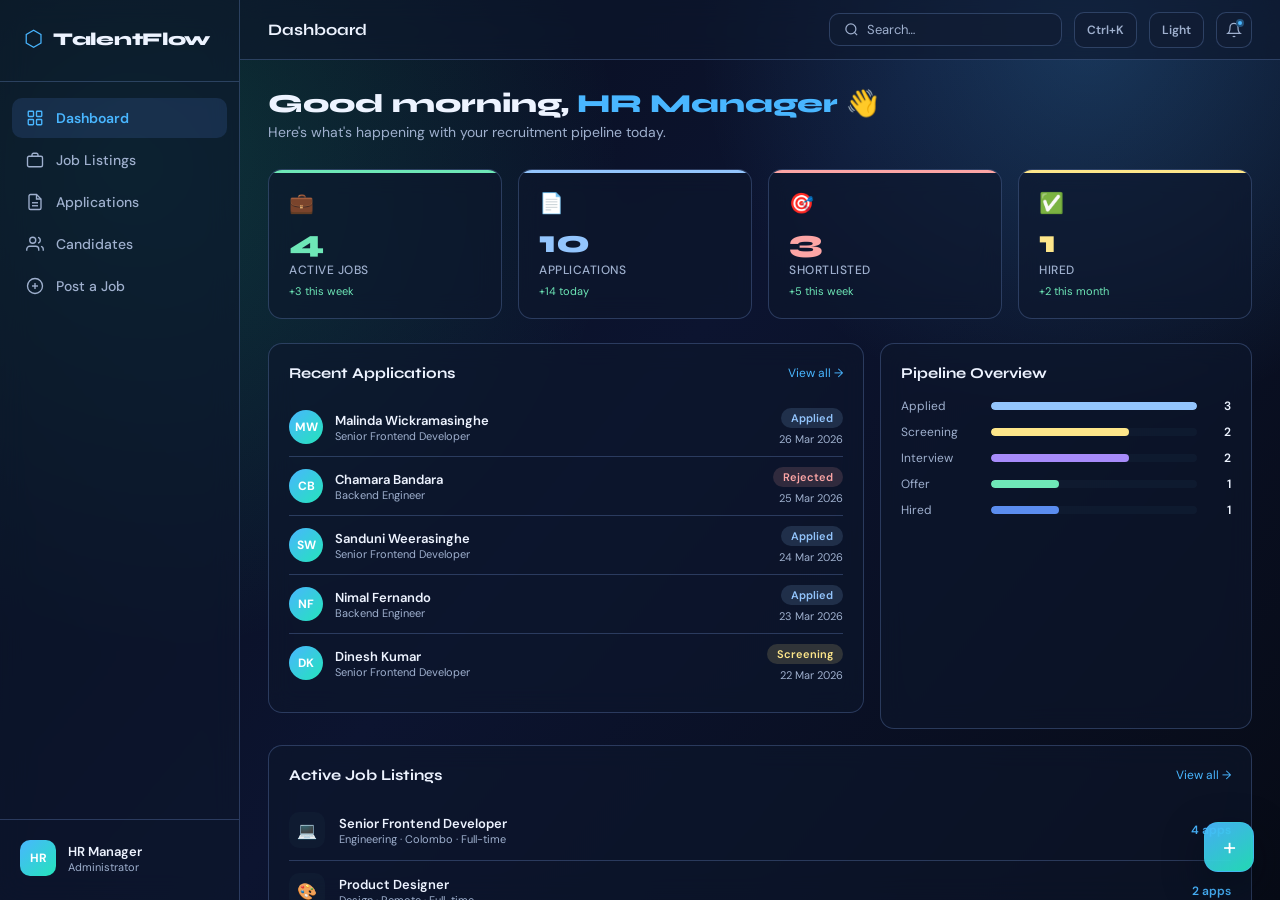
<file: index.html>
<!DOCTYPE html>
<html lang="en">
<head>
<meta charset="UTF-8">
<meta name="viewport" content="width=device-width, initial-scale=1.0">
<title>TalentFlow — Recruitment Management System</title>
<link href="https://fonts.googleapis.com/css2?family=Syne:wght@400;600;700;800&family=DM+Sans:ital,wght@0,300;0,400;0,500;1,300&display=swap" rel="stylesheet">
<link rel="stylesheet" href="style.css">
</head>
<body>

<!-- SIDEBAR -->
<aside class="sidebar" id="sidebar">
  <div class="sidebar-logo">
    <span class="logo-icon">⬡</span>
    <span class="logo-text">TalentFlow</span>
  </div>
  <nav class="sidebar-nav">
    <a href="#" class="nav-item active" data-page="dashboard">
      <svg viewBox="0 0 24 24"><rect x="3" y="3" width="7" height="7" rx="1"/><rect x="14" y="3" width="7" height="7" rx="1"/><rect x="3" y="14" width="7" height="7" rx="1"/><rect x="14" y="14" width="7" height="7" rx="1"/></svg>
      Dashboard
    </a>
    <a href="#" class="nav-item" data-page="jobs">
      <svg viewBox="0 0 24 24"><rect x="2" y="7" width="20" height="14" rx="2"/><path d="M16 7V5a2 2 0 0 0-2-2h-4a2 2 0 0 0-2 2v2"/></svg>
      Job Listings
    </a>
    <a href="#" class="nav-item" data-page="applications">
      <svg viewBox="0 0 24 24"><path d="M14 2H6a2 2 0 0 0-2 2v16a2 2 0 0 0 2 2h12a2 2 0 0 0 2-2V8z"/><polyline points="14,2 14,8 20,8"/><line x1="16" y1="13" x2="8" y2="13"/><line x1="16" y1="17" x2="8" y2="17"/></svg>
      Applications
    </a>
    <a href="#" class="nav-item" data-page="candidates">
      <svg viewBox="0 0 24 24"><path d="M17 21v-2a4 4 0 0 0-4-4H5a4 4 0 0 0-4 4v2"/><circle cx="9" cy="7" r="4"/><path d="M23 21v-2a4 4 0 0 0-3-3.87"/><path d="M16 3.13a4 4 0 0 1 0 7.75"/></svg>
      Candidates
    </a>
    <a href="#" class="nav-item" data-page="post-job">
      <svg viewBox="0 0 24 24"><circle cx="12" cy="12" r="10"/><line x1="12" y1="8" x2="12" y2="16"/><line x1="8" y1="12" x2="16" y2="12"/></svg>
      Post a Job
    </a>
  </nav>
  <div class="sidebar-footer">
    <div class="user-avatar">HR</div>
    <div>
      <div class="user-name">HR Manager</div>
      <div class="user-role">Administrator</div>
    </div>
  </div>
</aside>

<div class="mobile-overlay" id="mobileOverlay"></div>

<!-- MAIN CONTENT -->
<main class="main">
  <header class="topbar">
    <button class="menu-btn" id="menuBtn">
      <span></span><span></span><span></span>
    </button>
    <div class="topbar-title" id="pageTitle">Dashboard</div>
    <div class="topbar-actions">
      <div class="search-box">
        <svg viewBox="0 0 24 24"><circle cx="11" cy="11" r="8"/><line x1="21" y1="21" x2="16.65" y2="16.65"/></svg>
        <input type="text" placeholder="Search…" id="globalSearch">
      </div>
      <button class="ghost-btn" id="cmdBtn" title="Command Palette (Ctrl+K)">Ctrl+K</button>
      <button class="ghost-btn" id="themeToggle" title="Toggle Theme">Light</button>
      <div class="notif-btn">
        <svg viewBox="0 0 24 24"><path d="M18 8A6 6 0 0 0 6 8c0 7-3 9-3 9h18s-3-2-3-9"/><path d="M13.73 21a2 2 0 0 1-3.46 0"/></svg>
        <span class="notif-dot"></span>
      </div>
    </div>
  </header>

  <div class="page-content">

    <!-- DASHBOARD PAGE -->
    <section class="page" id="page-dashboard">
      <div class="page-header">
        <h1>Good morning, <span>HR Manager</span> 👋</h1>
        <p>Here's what's happening with your recruitment pipeline today.</p>
      </div>

      <div class="stats-grid">
        <div class="stat-card" style="--accent:#6EE7B7">
          <div class="stat-icon">💼</div>
          <div class="stat-num" id="statJobs">12</div>
          <div class="stat-label">Active Jobs</div>
          <div class="stat-delta up">+3 this week</div>
        </div>
        <div class="stat-card" style="--accent:#93C5FD">
          <div class="stat-icon">📄</div>
          <div class="stat-num" id="statApps">84</div>
          <div class="stat-label">Applications</div>
          <div class="stat-delta up">+14 today</div>
        </div>
        <div class="stat-card" style="--accent:#FCA5A5">
          <div class="stat-icon">🎯</div>
          <div class="stat-num" id="statShortlist">23</div>
          <div class="stat-label">Shortlisted</div>
          <div class="stat-delta up">+5 this week</div>
        </div>
        <div class="stat-card" style="--accent:#FDE68A">
          <div class="stat-icon">✅</div>
          <div class="stat-num" id="statHired">7</div>
          <div class="stat-label">Hired</div>
          <div class="stat-delta up">+2 this month</div>
        </div>
      </div>

      <div class="dash-grid">
        <div class="dash-card">
          <div class="card-header"><h2>Recent Applications</h2><a href="#" class="view-all" data-page="applications">View all →</a></div>
          <div class="recent-list" id="recentApps"></div>
        </div>
        <div class="dash-card">
          <div class="card-header"><h2>Pipeline Overview</h2></div>
          <div class="pipeline-stages" id="pipelineStages"></div>
        </div>
      </div>

      <div class="dash-card">
        <div class="card-header"><h2>Active Job Listings</h2><a href="#" class="view-all" data-page="jobs">View all →</a></div>
        <div class="jobs-mini-list" id="jobsMini"></div>
      </div>

      <div class="insight-grid">
        <div class="dash-card insight-card">
          <div class="card-header"><h2>AI Recruitment Insights</h2><span class="live-pill">Live</span></div>
          <ul class="insight-list" id="insightList"></ul>
        </div>
        <div class="dash-card chart-card">
          <div class="card-header"><h2>Pipeline Velocity (7 days)</h2></div>
          <canvas id="pipelineChart" height="150"></canvas>
        </div>
        <div class="dash-card schedule-card">
          <div class="card-header"><h2>Upcoming Interviews</h2></div>
          <div class="timeline-list" id="interviewTimeline"></div>
        </div>
      </div>

      <div class="dash-card video-dashboard-card">
        <div class="card-header">
          <h2>Recruitment Video Dashboard</h2>
          <span class="live-pill">Play</span>
        </div>

        <div class="video-dashboard-grid">
          <div class="video-player-pane">
            <div class="video-frame-wrap">
              <video id="dashboardVideoPlayer" class="dashboard-video" controls preload="metadata" playsinline poster="https://images.unsplash.com/photo-1521737604893-d14cc237f11d?auto=format&fit=crop&w=1200&q=80"></video>
            </div>

            <div class="video-meta-row">
              <div>
                <p class="video-kicker" id="dashboardVideoTag">Featured</p>
                <h3 class="video-title" id="dashboardVideoTitle">Hiring Workflow Masterclass</h3>
                <p class="video-subtitle" id="dashboardVideoMeta">Duration 00:00</p>
              </div>

              <div class="video-quick-controls">
                <button class="btn-sm" type="button" onclick="toggleDashboardVideo()" id="videoPlayToggle">Play</button>
                <button class="btn-sm" type="button" onclick="toggleDashboardMute()" id="videoMuteToggle">Mute</button>
                <button class="btn-sm" type="button" onclick="seekDashboardVideo(-10)">-10s</button>
                <button class="btn-sm" type="button" onclick="seekDashboardVideo(10)">+10s</button>
              </div>
            </div>
          </div>

          <div class="video-playlist-pane">
            <div class="video-playlist-head">
              <h3>Now Streaming</h3>
              <span id="dashboardVideoCount">0 videos</span>
            </div>
            <div id="dashboardVideoPlaylist" class="video-playlist-list"></div>
          </div>
        </div>
      </div>
    </section>

    <!-- JOBS PAGE -->
    <section class="page hidden" id="page-jobs">
      <div class="page-header flex-header">
        <div>
          <h1>Job Listings</h1>
          <p>Manage all your open positions</p>
        </div>
        <button class="btn-primary" onclick="showPage('post-job')">+ Post New Job</button>
      </div>
      <div class="filters-bar">
        <button class="filter-btn active" data-filter="all">All Jobs</button>
        <button class="filter-btn" data-filter="open">Open</button>
        <button class="filter-btn" data-filter="closed">Closed</button>
        <button class="filter-btn" data-filter="draft">Draft</button>
      </div>
      <div class="jobs-grid" id="jobsGrid"></div>
    </section>

    <!-- APPLICATIONS PAGE -->
    <section class="page hidden" id="page-applications">
      <div class="page-header flex-header">
        <div>
          <h1>Applications</h1>
          <p>Review and manage candidate applications</p>
        </div>
        <div class="stage-filter">
          <select id="stageFilter" onchange="filterApplications()">
            <option value="all">All Stages</option>
            <option value="Applied">Applied</option>
            <option value="Screening">Screening</option>
            <option value="Interview">Interview</option>
            <option value="Offer">Offer</option>
            <option value="Hired">Hired</option>
            <option value="Rejected">Rejected</option>
          </select>
        </div>
      </div>
      <div class="table-wrapper">
        <table class="data-table" id="appsTable">
          <thead>
            <tr>
              <th>Candidate</th>
              <th>Position</th>
              <th>Date Applied</th>
              <th>Stage</th>
              <th>CV</th>
              <th>Actions</th>
            </tr>
          </thead>
          <tbody id="appsTableBody"></tbody>
        </table>
      </div>
    </section>

    <!-- CANDIDATES PAGE -->
    <section class="page hidden" id="page-candidates">
      <div class="page-header">
        <h1>Candidate Pool</h1>
        <p>All candidates who have applied to your jobs</p>
      </div>
      <div class="candidates-grid" id="candidatesGrid"></div>
    </section>

    <!-- POST JOB PAGE -->
    <section class="page hidden" id="page-post-job">
      <div class="page-header">
        <h1>Post a New Job</h1>
        <p>Fill in the details to create a new job listing</p>
      </div>
      <div class="form-card">
        <form id="jobForm" onsubmit="submitJob(event)">
          <div class="form-grid">
            <div class="form-group">
              <label>Job Title *</label>
              <input type="text" id="jobTitle" placeholder="e.g. Senior Frontend Developer" required>
            </div>
            <div class="form-group">
              <label>Department *</label>
              <select id="jobDept" required>
                <option value="">Select Department</option>
                <option>Engineering</option>
                <option>Design</option>
                <option>Marketing</option>
                <option>Sales</option>
                <option>HR</option>
                <option>Finance</option>
                <option>Operations</option>
              </select>
            </div>
            <div class="form-group">
              <label>Location *</label>
              <input type="text" id="jobLocation" placeholder="e.g. Colombo, Remote" required>
            </div>
            <div class="form-group">
              <label>Job Type *</label>
              <select id="jobType" required>
                <option value="">Select Type</option>
                <option>Full-time</option>
                <option>Part-time</option>
                <option>Contract</option>
                <option>Internship</option>
                <option>Remote</option>
              </select>
            </div>
            <div class="form-group">
              <label>Salary Range</label>
              <input type="text" id="jobSalary" placeholder="e.g. LKR 150,000 – 250,000">
            </div>
            <div class="form-group">
              <label>Deadline</label>
              <input type="date" id="jobDeadline">
            </div>
          </div>
          <div class="form-group full">
            <label>Job Description *</label>
            <textarea id="jobDesc" rows="5" placeholder="Describe the role, responsibilities, and goals..." required></textarea>
          </div>
          <div class="form-group full">
            <label>Requirements</label>
            <textarea id="jobReqs" rows="4" placeholder="List skills, experience, and qualifications..."></textarea>
          </div>
          <div class="form-group full">
            <label>Benefits</label>
            <textarea id="jobBenefits" rows="3" placeholder="Health insurance, remote work, stock options..."></textarea>
          </div>
          <div class="form-actions">
            <button type="button" class="btn-secondary" onclick="saveDraft()">Save as Draft</button>
            <button type="submit" class="btn-primary">Publish Job</button>
          </div>
        </form>
      </div>
    </section>

  </div>
</main>

<!-- CV MODAL -->
<div class="modal-overlay" id="cvModal">
  <div class="modal cv-modal">
    <button class="modal-close" onclick="closeModal('cvModal')">✕</button>
    <div id="cvContent"></div>
  </div>
</div>

<!-- APPLICATION DETAIL MODAL -->
<div class="modal-overlay" id="appModal">
  <div class="modal app-modal">
    <button class="modal-close" onclick="closeModal('appModal')">✕</button>
    <div id="appContent"></div>
  </div>
</div>

<!-- COMMAND PALETTE -->
<div class="modal-overlay" id="commandModal">
  <div class="modal command-modal">
    <button class="modal-close" onclick="closeModal('commandModal')">✕</button>
    <h3 class="command-title">Command Palette</h3>
    <input type="text" id="commandInput" class="command-input" placeholder="Type a command... (e.g. open jobs, export csv)">
    <div class="command-list">
      <button class="command-item" data-command="dashboard">Go to Dashboard</button>
      <button class="command-item" data-command="jobs">Open Job Listings</button>
      <button class="command-item" data-command="applications">Open Applications</button>
      <button class="command-item" data-command="candidates">Open Candidates</button>
      <button class="command-item" data-command="post-job">Create New Job</button>
      <button class="command-item" data-command="export-csv">Export Applications CSV</button>
      <button class="command-item" data-command="toggle-theme">Toggle Theme</button>
    </div>
  </div>
</div>

<div class="quick-actions" id="quickActions">
  <button class="qa-main" id="qaMain" title="Quick Actions">+</button>
  <div class="qa-menu" id="qaMenu">
    <button class="qa-item" data-page="post-job">+ Job</button>
    <button class="qa-item" data-page="applications">Applications</button>
    <button class="qa-item" id="exportCsvBtn">Export CSV</button>
  </div>
</div>

<!-- TOAST -->
<div class="toast" id="toast"></div>

<script src="app.js"></script>
</body>
</html>
</file>
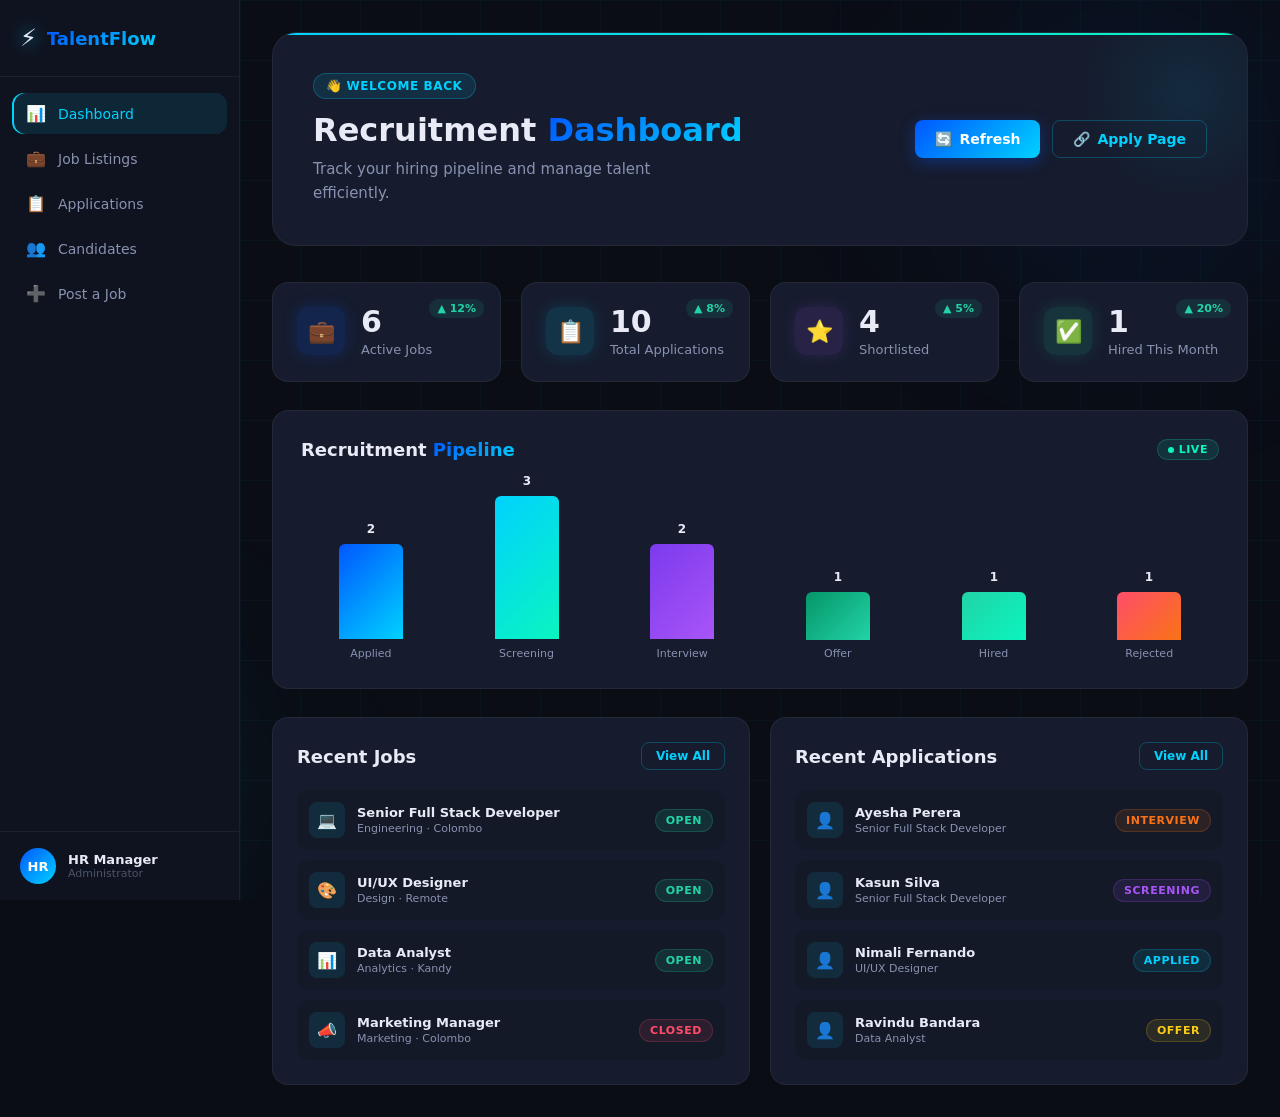
<file: recruitment_system/index.html>
<!DOCTYPE html>
<html lang="en">
<head>
  <meta charset="UTF-8" />
  <meta name="viewport" content="width=device-width, initial-scale=1.0" />
  <title>TalentFlow — HR Dashboard</title>
  <link rel="stylesheet" href="style.css" />
</head>
<body>

<!-- Animated grid background -->
<div class="grid-bg" aria-hidden="true">
  <div class="grid-lines"></div>
  <div class="accent-line accent-line-1"></div>
  <div class="accent-line accent-line-2"></div>
  <div class="accent-line accent-line-3"></div>
  <div class="glow-orb glow-orb-1"></div>
  <div class="glow-orb glow-orb-2"></div>
</div>

<!-- Sidebar -->
<aside class="sidebar" id="sidebar">
  <div class="sidebar-logo">
    <span class="logo-icon">⚡</span>
    <span class="logo-text">TalentFlow</span>
  </div>
  <nav class="sidebar-nav">
    <a href="#" class="nav-item active" data-view="dashboard">
      <span class="nav-icon">📊</span>
      <span>Dashboard</span>
    </a>
    <a href="#" class="nav-item" data-view="jobs">
      <span class="nav-icon">💼</span>
      <span>Job Listings</span>
    </a>
    <a href="#" class="nav-item" data-view="applications">
      <span class="nav-icon">📋</span>
      <span>Applications</span>
    </a>
    <a href="#" class="nav-item" data-view="candidates">
      <span class="nav-icon">👥</span>
      <span>Candidates</span>
    </a>
    <a href="#" class="nav-item" data-view="post-job">
      <span class="nav-icon">➕</span>
      <span>Post a Job</span>
    </a>
  </nav>
  <div class="sidebar-footer">
    <div class="user-avatar">HR</div>
    <div class="user-info">
      <div class="user-name">HR Manager</div>
      <div class="user-role">Administrator</div>
    </div>
  </div>
</aside>

<!-- Mobile menu toggle -->
<button class="menu-toggle" id="menuToggle" aria-label="Toggle menu">☰</button>

<!-- Main content -->
<main class="main-content">

  <!-- ========== DASHBOARD VIEW ========== -->
  <section class="view active" id="view-dashboard">

    <!-- Hero / Header -->
    <header class="hero-section">
      <div class="hero-text">
        <div class="hero-badge animate-fade-in">👋 Welcome back</div>
        <h1 class="hero-title animate-slide-up">Recruitment <span class="gradient-text">Dashboard</span></h1>
        <p class="hero-sub animate-fade-in-delay">Track your hiring pipeline and manage talent efficiently.</p>
      </div>
      <div class="hero-actions animate-fade-in-delay2">
        <button class="btn btn-primary" id="btnRefresh">
          <span class="btn-icon">🔄</span> Refresh
        </button>
        <a href="apply.html" target="_blank" class="btn btn-outline">
          <span class="btn-icon">🔗</span> Apply Page
        </a>
      </div>
    </header>

    <!-- Stat Cards -->
    <div class="stats-grid">
      <div class="stat-card animate-card" style="--delay:0.1s">
        <div class="stat-icon stat-icon-blue">💼</div>
        <div class="stat-body">
          <div class="stat-value" id="statActiveJobs">—</div>
          <div class="stat-label">Active Jobs</div>
        </div>
        <div class="stat-trend up">▲ 12%</div>
        <div class="stat-border-glow"></div>
      </div>
      <div class="stat-card animate-card" style="--delay:0.2s">
        <div class="stat-icon stat-icon-cyan">📋</div>
        <div class="stat-body">
          <div class="stat-value" id="statApplications">—</div>
          <div class="stat-label">Total Applications</div>
        </div>
        <div class="stat-trend up">▲ 8%</div>
        <div class="stat-border-glow"></div>
      </div>
      <div class="stat-card animate-card" style="--delay:0.3s">
        <div class="stat-icon stat-icon-purple">⭐</div>
        <div class="stat-body">
          <div class="stat-value" id="statShortlisted">—</div>
          <div class="stat-label">Shortlisted</div>
        </div>
        <div class="stat-trend up">▲ 5%</div>
        <div class="stat-border-glow"></div>
      </div>
      <div class="stat-card animate-card" style="--delay:0.4s">
        <div class="stat-icon stat-icon-green">✅</div>
        <div class="stat-body">
          <div class="stat-value" id="statHired">—</div>
          <div class="stat-label">Hired This Month</div>
        </div>
        <div class="stat-trend up">▲ 20%</div>
        <div class="stat-border-glow"></div>
      </div>
    </div>

    <!-- Pipeline Chart -->
    <div class="chart-section animate-card" style="--delay:0.5s">
      <div class="section-header">
        <h2 class="section-title">Recruitment <span class="gradient-text">Pipeline</span></h2>
        <div class="section-badge">Live</div>
      </div>
      <div class="pipeline-chart" id="pipelineChart">
        <!-- Bars rendered by JS -->
      </div>
    </div>

    <!-- Recent Jobs + Applications -->
    <div class="dashboard-grid-2">
      <div class="panel animate-card" style="--delay:0.6s">
        <div class="section-header">
          <h2 class="section-title">Recent Jobs</h2>
          <button class="btn btn-sm btn-outline" data-view-nav="jobs">View All</button>
        </div>
        <ul class="recent-list" id="recentJobsList"></ul>
      </div>
      <div class="panel animate-card" style="--delay:0.7s">
        <div class="section-header">
          <h2 class="section-title">Recent Applications</h2>
          <button class="btn btn-sm btn-outline" data-view-nav="applications">View All</button>
        </div>
        <ul class="recent-list" id="recentAppsList"></ul>
      </div>
    </div>

  </section>

  <!-- ========== JOB LISTINGS VIEW ========== -->
  <section class="view" id="view-jobs">
    <header class="page-header">
      <h1 class="page-title">Job <span class="gradient-text">Listings</span></h1>
      <div class="header-actions">
        <div class="filter-group">
          <select id="jobStatusFilter" class="select-input">
            <option value="">All Statuses</option>
            <option value="open">Open</option>
            <option value="closed">Closed</option>
            <option value="draft">Draft</option>
          </select>
        </div>
        <button class="btn btn-primary" data-view-nav="post-job">➕ Post Job</button>
      </div>
    </header>
    <div class="jobs-grid" id="jobsGrid"></div>
  </section>

  <!-- ========== APPLICATIONS VIEW ========== -->
  <section class="view" id="view-applications">
    <header class="page-header">
      <h1 class="page-title">Applications <span class="gradient-text">Pipeline</span></h1>
      <div class="header-actions">
        <div class="filter-group">
          <select id="appStageFilter" class="select-input">
            <option value="">All Stages</option>
            <option value="Applied">Applied</option>
            <option value="Screening">Screening</option>
            <option value="Interview">Interview</option>
            <option value="Offer">Offer</option>
            <option value="Hired">Hired</option>
            <option value="Rejected">Rejected</option>
          </select>
        </div>
        <input type="text" id="appSearch" class="search-input" placeholder="🔍 Search applications…" />
      </div>
    </header>
    <div class="table-wrapper">
      <table class="data-table" id="applicationsTable">
        <thead>
          <tr>
            <th>Candidate</th>
            <th>Job</th>
            <th>Stage</th>
            <th>Applied</th>
            <th>CV</th>
            <th>Actions</th>
          </tr>
        </thead>
        <tbody id="applicationsBody"></tbody>
      </table>
    </div>
  </section>

  <!-- ========== CANDIDATES VIEW ========== -->
  <section class="view" id="view-candidates">
    <header class="page-header">
      <h1 class="page-title">Candidates <span class="gradient-text">Database</span></h1>
      <div class="header-actions">
        <input type="text" id="candidateSearch" class="search-input" placeholder="🔍 Search candidates…" />
      </div>
    </header>
    <div class="candidates-grid" id="candidatesGrid"></div>
  </section>

  <!-- ========== POST A JOB VIEW ========== -->
  <section class="view" id="view-post-job">
    <header class="page-header">
      <h1 class="page-title">Post a <span class="gradient-text">Job</span></h1>
    </header>
    <div class="form-panel">
      <form id="postJobForm" class="job-form">
        <div class="form-grid">
          <div class="form-group">
            <label class="form-label" for="jobTitle">Job Title *</label>
            <input type="text" id="jobTitle" class="form-input" placeholder="e.g. Senior Developer" required />
          </div>
          <div class="form-group">
            <label class="form-label" for="jobDept">Department *</label>
            <input type="text" id="jobDept" class="form-input" placeholder="e.g. Engineering" required />
          </div>
          <div class="form-group">
            <label class="form-label" for="jobLocation">Location *</label>
            <input type="text" id="jobLocation" class="form-input" placeholder="e.g. Colombo" required />
          </div>
          <div class="form-group">
            <label class="form-label" for="jobType">Job Type *</label>
            <select id="jobType" class="form-input" required>
              <option value="">Select type</option>
              <option value="Full-time">Full-time</option>
              <option value="Part-time">Part-time</option>
              <option value="Contract">Contract</option>
              <option value="Internship">Internship</option>
            </select>
          </div>
          <div class="form-group form-group-full">
            <label class="form-label" for="jobDesc">Job Description *</label>
            <textarea id="jobDesc" class="form-input form-textarea" placeholder="Describe the role, responsibilities, and requirements…" required></textarea>
          </div>
        </div>
        <div class="form-actions">
          <button type="submit" class="btn btn-primary btn-lg">
            <span class="btn-icon">🚀</span> Post Job
          </button>
          <button type="button" class="btn btn-outline btn-lg" id="btnSaveDraft">
            <span class="btn-icon">💾</span> Save Draft
          </button>
        </div>
      </form>
    </div>
  </section>

</main>

<!-- CV Viewer Modal -->
<div class="modal-overlay" id="cvModal" role="dialog" aria-modal="true" aria-labelledby="cvModalTitle">
  <div class="modal">
    <div class="modal-header">
      <h3 id="cvModalTitle">Candidate CV</h3>
      <button class="modal-close" id="cvModalClose" aria-label="Close">✕</button>
    </div>
    <div class="modal-body" id="cvModalBody"></div>
    <div class="modal-footer">
      <div class="stage-update-group">
        <label class="form-label">Update Stage:</label>
        <select id="stageSelect" class="select-input">
          <option value="Applied">Applied</option>
          <option value="Screening">Screening</option>
          <option value="Interview">Interview</option>
          <option value="Offer">Offer</option>
          <option value="Hired">Hired</option>
          <option value="Rejected">Rejected</option>
        </select>
        <button class="btn btn-primary" id="btnUpdateStage">Update</button>
      </div>
    </div>
  </div>
</div>

<!-- Toast Notification -->
<div class="toast" id="toast" role="status" aria-live="polite"></div>

<script src="app.js"></script>
</body>
</html>
</file>
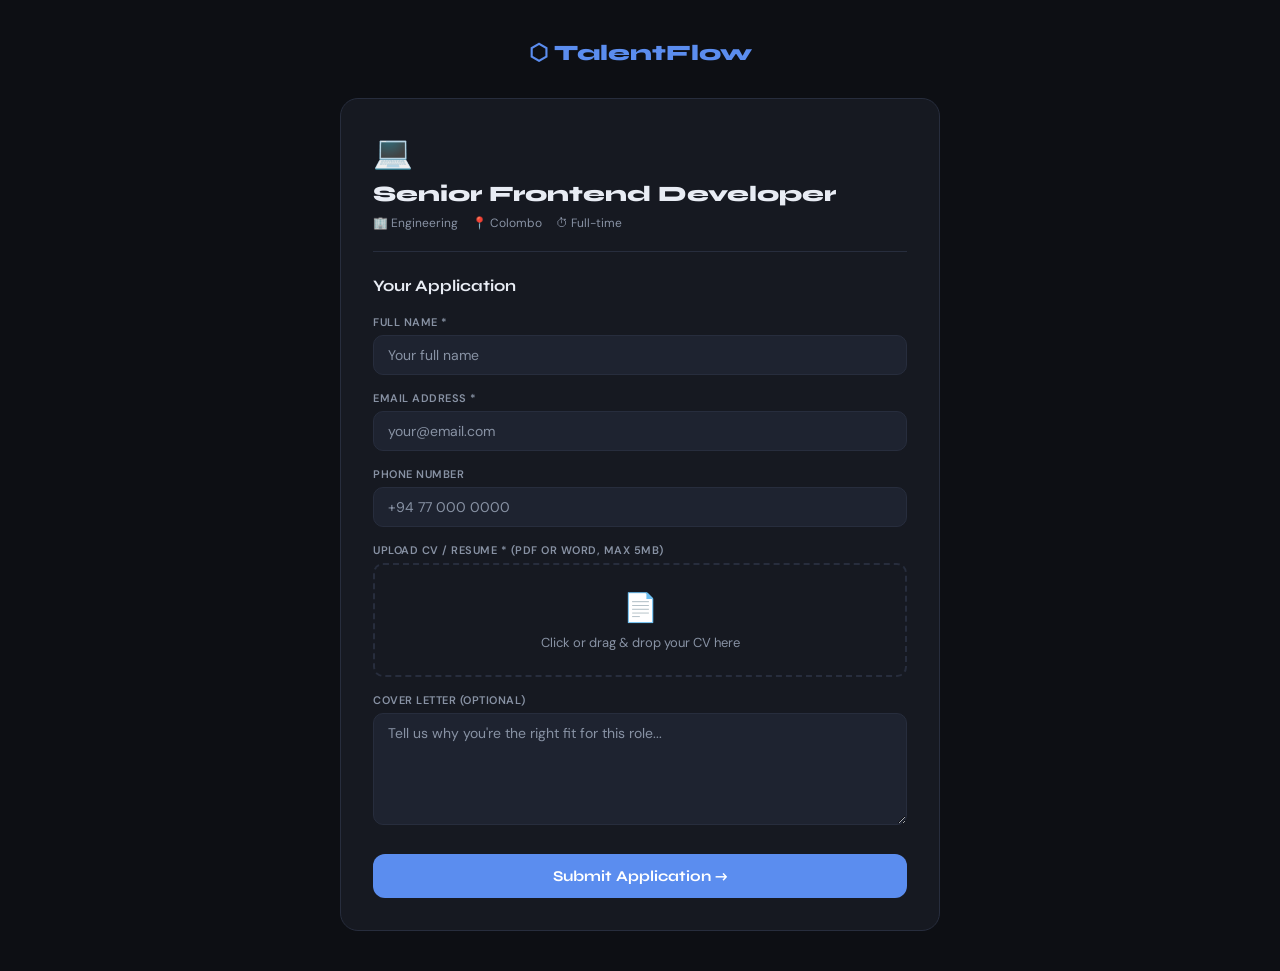
<file: apply.html>
<!DOCTYPE html>
<html lang="en">
<head>
<meta charset="UTF-8">
<meta name="viewport" content="width=device-width, initial-scale=1.0">
<title>Apply — TalentFlow</title>
<link href="https://fonts.googleapis.com/css2?family=Syne:wght@700;800&family=DM+Sans:wght@300;400;500&display=swap" rel="stylesheet">
<style>
  :root { --bg:#0D0F14; --surface:#161921; --surface2:#1E2330; --border:#272D3D; --text:#E8ECF4; --text2:#8892A4; --accent:#5B8DEF; --green:#6EE7B7; --red:#FCA5A5; }
  *, *::before, *::after { box-sizing: border-box; margin: 0; padding: 0; }
  body { background: var(--bg); color: var(--text); font-family: 'DM Sans', sans-serif; min-height: 100vh; display: flex; flex-direction: column; align-items: center; padding: 40px 20px; }

  .logo { font-family: 'Syne', sans-serif; font-size: 22px; font-weight: 800; color: var(--accent); margin-bottom: 32px; display: flex; align-items: center; gap: 8px; }

  .apply-card { background: var(--surface); border: 1px solid var(--border); border-radius: 18px; padding: 32px; width: 100%; max-width: 600px; }

  .job-header { border-bottom: 1px solid var(--border); padding-bottom: 20px; margin-bottom: 24px; }
  .job-emoji { font-size: 32px; margin-bottom: 8px; }
  .job-title { font-family: 'Syne', sans-serif; font-size: 22px; font-weight: 800; }
  .job-meta { display: flex; gap: 14px; flex-wrap: wrap; margin-top: 8px; }
  .job-meta span { font-size: 12px; color: var(--text2); }

  h2 { font-family: 'Syne', sans-serif; font-size: 16px; font-weight: 700; margin-bottom: 20px; }

  .form-group { margin-bottom: 16px; }
  .form-group label { display: block; font-size: 11px; font-weight: 600; color: var(--text2); text-transform: uppercase; letter-spacing: .5px; margin-bottom: 6px; }
  .form-group input, .form-group textarea, .form-group select {
    width: 100%; background: var(--surface2); border: 1px solid var(--border); color: var(--text);
    padding: 10px 14px; border-radius: 10px; font-size: 14px; font-family: 'DM Sans', sans-serif;
    outline: none; transition: border-color .2s; resize: vertical;
  }
  .form-group input:focus, .form-group textarea:focus, .form-group select:focus { border-color: var(--accent); }
  .form-group input::placeholder, .form-group textarea::placeholder { color: var(--text2); }
  .form-group select option { background: var(--surface2); }

  .file-upload {
    border: 2px dashed var(--border);
    border-radius: 10px;
    padding: 24px;
    text-align: center;
    cursor: pointer;
    transition: border-color .2s;
    position: relative;
  }
  .file-upload:hover { border-color: var(--accent); }
  .file-upload input[type="file"] { position: absolute; inset: 0; opacity: 0; cursor: pointer; }
  .file-upload .upload-icon { font-size: 28px; margin-bottom: 8px; }
  .file-upload .upload-text { font-size: 13px; color: var(--text2); }
  .file-upload .file-name { font-size: 13px; color: var(--green); margin-top: 6px; display: none; }

  .submit-btn {
    width: 100%; padding: 13px; background: var(--accent); border: none; border-radius: 12px;
    color: #fff; font-size: 15px; font-weight: 700; font-family: 'Syne', sans-serif;
    cursor: pointer; transition: all .2s; margin-top: 8px;
  }
  .submit-btn:hover { background: #4a7de0; transform: translateY(-1px); }
  .submit-btn:disabled { opacity: .6; cursor: not-allowed; transform: none; }

  .success-msg {
    display: none; text-align: center; padding: 28px 20px;
  }
  .success-icon { font-size: 48px; margin-bottom: 12px; }
  .success-title { font-family: 'Syne', sans-serif; font-size: 20px; font-weight: 800; margin-bottom: 8px; }
  .success-sub { font-size: 14px; color: var(--text2); }

  .error-msg { font-size: 12px; color: var(--red); margin-top: 4px; display: none; }

  @media (max-width: 700px) {
    body { padding: 24px 14px; }
    .logo { margin-bottom: 20px; font-size: 20px; }
    .apply-card { padding: 20px; border-radius: 14px; }
    .job-title { font-size: 20px; }
    .job-meta { gap: 10px; }
    .file-upload { padding: 18px; }
    .file-upload .upload-text { font-size: 12px; }
  }

  @media (max-width: 420px) {
    .apply-card { padding: 16px; }
    .job-title { font-size: 18px; }
    .submit-btn { padding: 12px; font-size: 14px; }
  }
</style>
</head>
<body>

<div class="logo">⬡ TalentFlow</div>

<div class="apply-card" id="applyCard">
  <div class="job-header" id="jobHeader">
    <!-- Filled by JS / PHP -->
    <div class="job-emoji" id="jobEmoji">💼</div>
    <div class="job-title" id="jobTitleDisplay">Loading...</div>
    <div class="job-meta" id="jobMeta"></div>
  </div>

  <h2>Your Application</h2>

  <form id="applyForm" enctype="multipart/form-data">
    <input type="hidden" name="job_id" id="jobIdField">

    <div class="form-group">
      <label>Full Name *</label>
      <input type="text" name="candidate_name" placeholder="Your full name" required>
    </div>
    <div class="form-group">
      <label>Email Address *</label>
      <input type="email" name="candidate_email" placeholder="your@email.com" required>
    </div>
    <div class="form-group">
      <label>Phone Number</label>
      <input type="tel" name="candidate_phone" placeholder="+94 77 000 0000">
    </div>
    <div class="form-group">
      <label>Upload CV / Resume * (PDF or Word, max 5MB)</label>
      <div class="file-upload">
        <div class="upload-icon">📄</div>
        <div class="upload-text">Click or drag & drop your CV here</div>
        <div class="file-name" id="fileName"></div>
        <input type="file" name="cv" accept=".pdf,.doc,.docx" id="cvInput" required>
      </div>
      <div class="error-msg" id="cvError"></div>
    </div>
    <div class="form-group">
      <label>Cover Letter (optional)</label>
      <textarea name="cover_letter" rows="5" placeholder="Tell us why you're the right fit for this role..."></textarea>
    </div>
    <button type="submit" class="submit-btn" id="submitBtn">Submit Application →</button>
  </form>

  <div class="success-msg" id="successMsg">
    <div class="success-icon">🎉</div>
    <div class="success-title">Application Submitted!</div>
    <div class="success-sub">Thank you! We'll review your application and be in touch soon.</div>
  </div>
</div>

<script>
  // Load job info from URL param (e.g. apply.html?job_id=1)
  const params = new URLSearchParams(location.search);
  const jobId  = params.get('job_id') || 1;
  document.getElementById('jobIdField').value = jobId;

  // In a real PHP setup, you'd fetch from /api/jobs.php?id=X
  // For demo purposes, static data
  const jobs = {
    1: { title: 'Senior Frontend Developer', dept: 'Engineering', loc: 'Colombo', type: 'Full-time', icon: '💻' },
    2: { title: 'Product Designer',          dept: 'Design',       loc: 'Remote',  type: 'Full-time', icon: '🎨' },
    3: { title: 'Marketing Manager',         dept: 'Marketing',    loc: 'Colombo', type: 'Full-time', icon: '📈' },
    4: { title: 'Backend Engineer',          dept: 'Engineering',  loc: 'Colombo', type: 'Full-time', icon: '⚙️' },
  };
  const job = jobs[jobId] || jobs[1];
  document.getElementById('jobEmoji').textContent = job.icon;
  document.getElementById('jobTitleDisplay').textContent = job.title;
  document.getElementById('jobMeta').innerHTML = `<span>🏢 ${job.dept}</span><span>📍 ${job.loc}</span><span>⏱ ${job.type}</span>`;

  // File name display
  document.getElementById('cvInput').addEventListener('change', function() {
    const fn = document.getElementById('fileName');
    if (this.files[0]) {
      fn.textContent = '✓ ' + this.files[0].name;
      fn.style.display = 'block';
    }
  });

  // Form submit
  document.getElementById('applyForm').addEventListener('submit', async function(e) {
    e.preventDefault();
    const btn = document.getElementById('submitBtn');
    btn.disabled = true;
    btn.textContent = 'Submitting…';

    // In production: POST to /api/applications.php
    // const formData = new FormData(this);
    // const res = await fetch('/api/applications.php', { method: 'POST', body: formData });

    // Demo: simulate success
    await new Promise(r => setTimeout(r, 1200));
    document.getElementById('applyForm').style.display = 'none';
    document.getElementById('successMsg').style.display = 'block';
  });
</script>
</body>
</html>
</file>
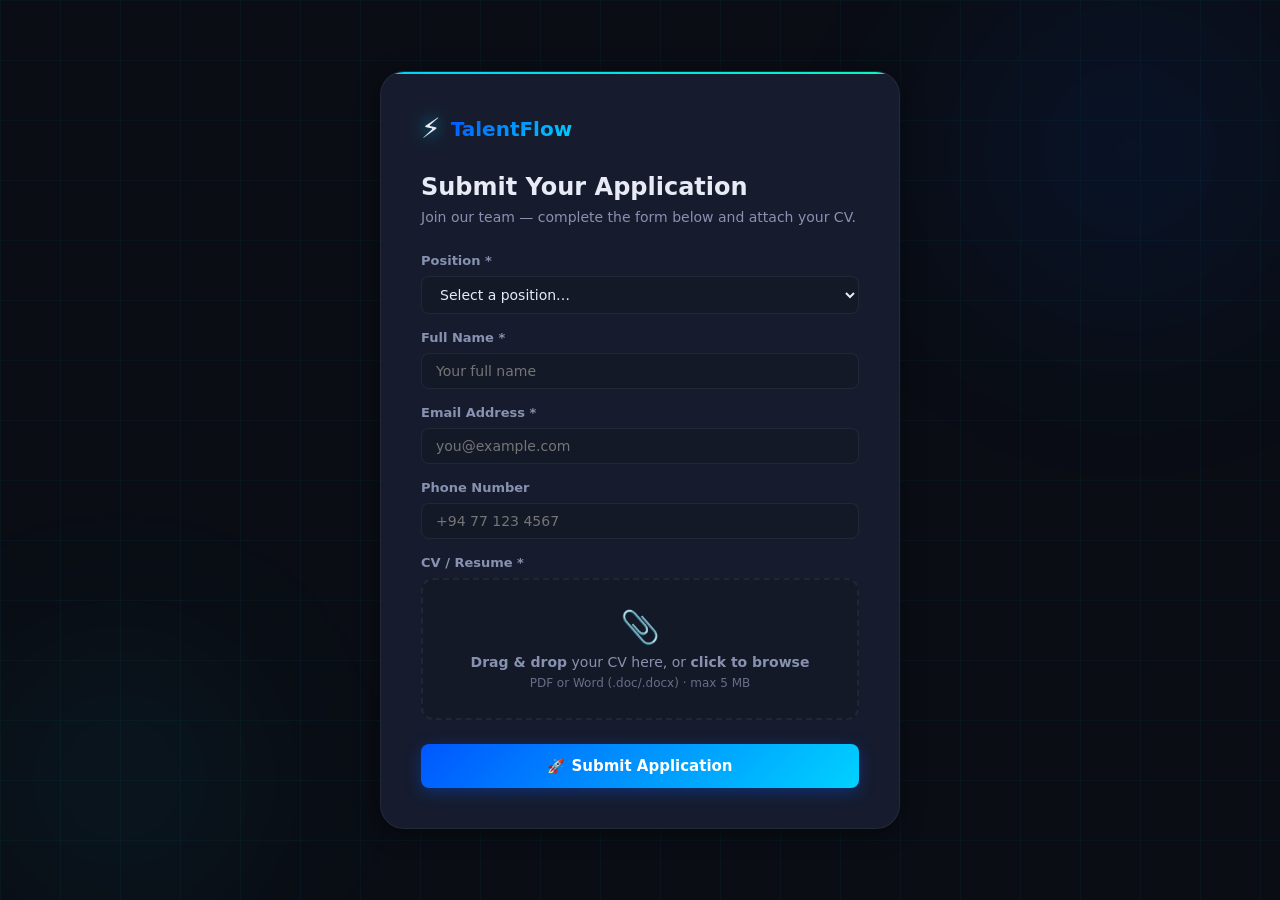
<file: recruitment_system/apply.html>
<!DOCTYPE html>
<html lang="en">
<head>
  <meta charset="UTF-8" />
  <meta name="viewport" content="width=device-width, initial-scale=1.0" />
  <title>Apply — TalentFlow</title>
  <link rel="stylesheet" href="style.css" />
</head>
<body>

<!-- Animated background -->
<div class="grid-bg" aria-hidden="true">
  <div class="grid-lines"></div>
  <div class="accent-line accent-line-1"></div>
  <div class="accent-line accent-line-2"></div>
  <div class="glow-orb glow-orb-1"></div>
  <div class="glow-orb glow-orb-2"></div>
</div>

<div class="apply-page">
  <div class="apply-card">

    <!-- Logo -->
    <div class="apply-logo">
      <span style="font-size:28px;filter:drop-shadow(0 0 8px #00d2ff)">⚡</span>
      <span style="font-size:20px;font-weight:700;background:linear-gradient(135deg,#0057ff,#00d2ff);-webkit-background-clip:text;-webkit-text-fill-color:transparent;background-clip:text">TalentFlow</span>
    </div>

    <h1 class="apply-title">Submit Your Application</h1>
    <p class="apply-sub">Join our team — complete the form below and attach your CV.</p>

    <!-- Job selector (populated from available jobs) -->
    <form id="applyForm" enctype="multipart/form-data" novalidate>

      <div class="form-group" style="margin-bottom:16px">
        <label class="form-label" for="applyJob">Position *</label>
        <select id="applyJob" name="job_id" class="form-input" required>
          <option value="">Select a position…</option>
          <option value="1">Senior Full Stack Developer — Engineering</option>
          <option value="2">UI/UX Designer — Design</option>
          <option value="3">Data Analyst — Analytics</option>
          <option value="5">Junior React Developer — Engineering</option>
          <option value="7">DevOps Engineer — Engineering</option>
          <option value="8">Product Manager — Product</option>
        </select>
      </div>

      <div class="form-group" style="margin-bottom:16px">
        <label class="form-label" for="applyName">Full Name *</label>
        <input type="text" id="applyName" name="candidate_name" class="form-input"
               placeholder="Your full name" required autocomplete="name" />
      </div>

      <div class="form-group" style="margin-bottom:16px">
        <label class="form-label" for="applyEmail">Email Address *</label>
        <input type="email" id="applyEmail" name="candidate_email" class="form-input"
               placeholder="you@example.com" required autocomplete="email" />
      </div>

      <div class="form-group" style="margin-bottom:16px">
        <label class="form-label" for="applyPhone">Phone Number</label>
        <input type="tel" id="applyPhone" name="candidate_phone" class="form-input"
               placeholder="+94 77 123 4567" autocomplete="tel" />
      </div>

      <!-- CV Upload -->
      <div class="form-group" style="margin-bottom:24px">
        <label class="form-label">CV / Resume *</label>
        <div class="file-upload-area" id="fileDropZone">
          <div class="file-upload-icon">📎</div>
          <p><strong>Drag & drop</strong> your CV here, or <strong>click to browse</strong></p>
          <p style="font-size:12px;margin-top:6px;opacity:0.7">PDF or Word (.doc/.docx) · max 5 MB</p>
          <input type="file" id="cvFile" name="cv" accept=".pdf,.doc,.docx"
                 style="position:absolute;inset:0;opacity:0;cursor:pointer" required />
        </div>
        <div id="fileInfo" style="font-size:13px;color:var(--accent-cyan);margin-top:8px;display:none"></div>
      </div>

      <div id="applyError" class="form-error" style="display:none;color:var(--accent-red);font-size:13px;margin-bottom:12px"></div>

      <button type="submit" class="btn btn-primary btn-lg" style="width:100%;justify-content:center" id="applySubmit">
        <span class="btn-icon">🚀</span> Submit Application
      </button>

    </form>

    <!-- Success state (hidden by default) -->
    <div id="applySuccess" style="display:none;text-align:center;padding:20px 0">
      <div style="font-size:52px;margin-bottom:16px;animation:cardEntrance 0.5s ease both">🎉</div>
      <h2 style="font-size:22px;font-weight:800;margin-bottom:8px">Application Submitted!</h2>
      <p style="color:var(--text-secondary);font-size:14px;line-height:1.6">
        Thank you for applying. Our HR team will be in touch shortly.
      </p>
      <a href="index.html" class="btn btn-outline" style="margin-top:20px">
        ← Back to Dashboard
      </a>
    </div>

  </div>
</div>

<script>
// Standalone apply page script (no PHP dependency for demo)
(function () {
  'use strict';

  const dropZone  = document.getElementById('fileDropZone');
  const fileInput = document.getElementById('cvFile');
  const fileInfo  = document.getElementById('fileInfo');

  // File drag-and-drop
  dropZone.addEventListener('dragover',  e => { e.preventDefault(); dropZone.classList.add('drag-over'); });
  dropZone.addEventListener('dragleave', () => dropZone.classList.remove('drag-over'));
  dropZone.addEventListener('drop', e => {
    e.preventDefault();
    dropZone.classList.remove('drag-over');
    const file = e.dataTransfer.files[0];
    if (file) setFile(file);
  });

  fileInput.addEventListener('change', () => {
    if (fileInput.files[0]) setFile(fileInput.files[0]);
  });

  function setFile(file) {
    const maxSize = 5 * 1024 * 1024;
    const allowed = ['application/pdf',
                     'application/msword',
                     'application/vnd.openxmlformats-officedocument.wordprocessingml.document'];
    if (!allowed.includes(file.type) && !file.name.match(/\.(pdf|doc|docx)$/i)) {
      fileInfo.style.color = 'var(--accent-red)';
      fileInfo.textContent = '⚠️ Only PDF and Word documents are accepted.';
      fileInfo.style.display = 'block';
      return;
    }
    if (file.size > maxSize) {
      fileInfo.style.color = 'var(--accent-red)';
      fileInfo.textContent = '⚠️ File size must be under 5 MB.';
      fileInfo.style.display = 'block';
      return;
    }
    fileInfo.style.color = 'var(--accent-cyan)';
    fileInfo.textContent = `✅ ${file.name} (${(file.size / 1024).toFixed(0)} KB)`;
    fileInfo.style.display = 'block';
  }

  // Form submission (demo — shows success state)
  document.getElementById('applyForm').addEventListener('submit', function (e) {
    e.preventDefault();
    const err = document.getElementById('applyError');
    err.style.display = 'none';

    const job   = document.getElementById('applyJob').value;
    const name  = document.getElementById('applyName').value.trim();
    const email = document.getElementById('applyEmail').value.trim();

    if (!job || !name || !email) {
      err.textContent = '⚠️ Please fill in all required fields.';
      err.style.display = 'block';
      return;
    }

    const btn = document.getElementById('applySubmit');
    btn.classList.add('loading');
    btn.querySelector('.btn-icon').textContent = '⏳';

    // Simulate API call
    setTimeout(() => {
      document.getElementById('applyForm').style.display = 'none';
      document.getElementById('applySuccess').style.display = 'block';
    }, 1200);
  });
})();
</script>
</body>
</html>
</file>
<file: style.css>
/* ========== RESET & BASE ========== */
*, *::before, *::after { box-sizing: border-box; margin: 0; padding: 0; }

:root {
  --bg: #070b16;
  --surface: rgba(14, 24, 44, 0.62);
  --surface2: rgba(17, 30, 52, 0.72);
  --border: rgba(144, 181, 255, 0.24);
  --text: #edf3ff;
  --text2: #9fb0ce;
  --accent: #49b6ff;
  --accent2: #24e4bb;
  --green: #6EE7B7;
  --red: #FCA5A5;
  --yellow: #FDE68A;
  --blue: #93C5FD;
  --sidebar-w: 240px;
  --radius: 14px;
  --shadow: 0 14px 42px rgba(4, 8, 18, .45);
  font-family: 'DM Sans', sans-serif;
}

body.theme-light {
  --bg: #eef3ff;
  --surface: rgba(255, 255, 255, 0.72);
  --surface2: rgba(247, 250, 255, 0.86);
  --border: rgba(35, 74, 154, 0.14);
  --text: #192b4b;
  --text2: #607598;
  --accent: #2067ff;
  --accent2: #00a7a7;
  --shadow: 0 12px 28px rgba(69, 101, 166, .16);
}

html, body { height: 100%; background: var(--bg); color: var(--text); overflow: hidden; }
a { color: inherit; text-decoration: none; }
input, select, textarea, button { font-family: inherit; }

/* ========== LAYOUT ========== */
body {
  display: flex;
  background:
    radial-gradient(circle at 10% 18%, rgba(36, 228, 187, 0.18), transparent 36%),
    radial-gradient(circle at 85% 4%, rgba(73, 182, 255, 0.22), transparent 28%),
    linear-gradient(130deg, #070b16 0%, #0c1430 48%, #070b16 100%);
  position: relative;
}

body.theme-light {
  background:
    radial-gradient(circle at 10% 18%, rgba(40, 208, 165, 0.16), transparent 38%),
    radial-gradient(circle at 85% 4%, rgba(85, 140, 255, 0.2), transparent 30%),
    linear-gradient(130deg, #eaf0fb 0%, #f4f8ff 52%, #ebf1fc 100%);
}

body::before,
body::after {
  content: '';
  position: fixed;
  border-radius: 999px;
  filter: blur(2px);
  z-index: -1;
}

body::before {
  width: 360px;
  height: 360px;
  right: -120px;
  bottom: -100px;
  background: radial-gradient(circle, rgba(73, 182, 255, .22), rgba(73, 182, 255, 0));
}

body::after {
  width: 260px;
  height: 260px;
  left: -100px;
  top: 120px;
  background: radial-gradient(circle, rgba(36, 228, 187, .18), rgba(36, 228, 187, 0));
}

.sidebar {
  width: var(--sidebar-w);
  min-height: 100vh;
  background: var(--surface);
  border-right: 1px solid var(--border);
  backdrop-filter: blur(14px);
  display: flex;
  flex-direction: column;
  padding: 24px 0;
  position: fixed;
  left: 0; top: 0; bottom: 0;
  z-index: 100;
  transition: transform .3s cubic-bezier(.4,0,.2,1);
}

.mobile-overlay {
  display: none;
}

.main {
  margin-left: var(--sidebar-w);
  flex: 1;
  display: flex;
  flex-direction: column;
  height: 100vh;
  overflow: hidden;
}

/* ========== SIDEBAR ========== */
.sidebar-logo {
  display: flex;
  align-items: center;
  gap: 10px;
  padding: 0 24px 28px;
  border-bottom: 1px solid var(--border);
  margin-bottom: 16px;
}
.logo-icon { font-size: 22px; color: var(--accent); }
.logo-text { font-family: 'Syne', sans-serif; font-weight: 800; font-size: 18px; letter-spacing: -.3px; }

.sidebar-nav { flex: 1; padding: 0 12px; display: flex; flex-direction: column; gap: 2px; }

.nav-item {
  display: flex;
  align-items: center;
  gap: 12px;
  padding: 11px 14px;
  border-radius: 10px;
  color: var(--text2);
  font-size: 14px;
  font-weight: 500;
  cursor: pointer;
  transition: all .2s;
}
.nav-item svg { width: 18px; height: 18px; stroke: currentColor; fill: none; stroke-width: 1.8; flex-shrink: 0; }
.nav-item:hover { background: var(--surface2); color: var(--text); }
.nav-item.active { background: rgba(91,141,239,.15); color: var(--accent); font-weight: 600; }

.sidebar-footer {
  padding: 20px 20px 0;
  border-top: 1px solid var(--border);
  display: flex;
  align-items: center;
  gap: 12px;
}
.user-avatar {
  width: 36px; height: 36px;
  background: linear-gradient(135deg, var(--accent), var(--accent2));
  border-radius: 10px;
  display: grid; place-items: center;
  font-size: 12px; font-weight: 700; color: #fff;
}
.user-name { font-size: 13px; font-weight: 600; }
.user-role { font-size: 11px; color: var(--text2); }

/* ========== TOPBAR ========== */
.topbar {
  display: flex;
  align-items: center;
  gap: 16px;
  padding: 0 28px;
  height: 60px;
  background: var(--surface);
  border-bottom: 1px solid var(--border);
  backdrop-filter: blur(12px);
  flex-shrink: 0;
}
.menu-btn {
  display: none;
  flex-direction: column;
  gap: 5px;
  background: none;
  border: none;
  cursor: pointer;
  padding: 4px;
}
.menu-btn span { width: 22px; height: 2px; background: var(--text2); border-radius: 2px; display: block; }

.topbar-title { font-family: 'Syne', sans-serif; font-size: 16px; font-weight: 700; flex: 1; }

.topbar-actions { display: flex; align-items: center; gap: 12px; }

.ghost-btn {
  height: 36px;
  border-radius: 10px;
  border: 1px solid var(--border);
  background: var(--surface2);
  color: var(--text2);
  padding: 0 12px;
  font-size: 12px;
  font-weight: 600;
  cursor: pointer;
  transition: all .2s;
}

.ghost-btn:hover {
  color: var(--text);
  border-color: var(--accent);
}

.search-box {
  display: flex;
  align-items: center;
  gap: 8px;
  background: var(--surface2);
  border: 1px solid var(--border);
  border-radius: 10px;
  padding: 7px 14px;
}
.search-box svg { width: 15px; height: 15px; stroke: var(--text2); fill: none; stroke-width: 2; }
.search-box input { background: none; border: none; outline: none; color: var(--text); font-size: 13px; width: 180px; }
.search-box input::placeholder { color: var(--text2); }

.notif-btn {
  width: 36px; height: 36px;
  background: var(--surface2);
  border: 1px solid var(--border);
  border-radius: 10px;
  display: grid; place-items: center;
  cursor: pointer;
  position: relative;
}
.notif-btn svg { width: 16px; height: 16px; stroke: var(--text2); fill: none; stroke-width: 1.8; }
.notif-dot {
  width: 8px; height: 8px;
  background: var(--accent);
  border-radius: 50%;
  position: absolute;
  top: 6px; right: 7px;
  border: 2px solid var(--surface);
}

/* ========== PAGE CONTENT ========== */
.page-content { flex: 1; overflow-y: auto; padding: 28px; scroll-behavior: smooth; }
.page { animation: fadeIn .3s ease; }
.page.hidden { display: none; }

@keyframes fadeIn { from { opacity: 0; transform: translateY(8px); } to { opacity: 1; transform: translateY(0); } }

.page-header { margin-bottom: 28px; }
.page-header h1 { font-family: 'Syne', sans-serif; font-size: 26px; font-weight: 800; margin-bottom: 4px; }
.page-header h1 span { color: var(--accent); }
.page-header p { color: var(--text2); font-size: 14px; }
.flex-header { display: flex; align-items: flex-start; justify-content: space-between; }

/* ========== STATS ========== */
.stats-grid {
  display: grid;
  grid-template-columns: repeat(4, 1fr);
  gap: 16px;
  margin-bottom: 24px;
}

.stat-card {
  background: var(--surface);
  border: 1px solid var(--border);
  backdrop-filter: blur(12px);
  border-radius: var(--radius);
  padding: 20px;
  position: relative;
  overflow: hidden;
  transition: transform .2s, box-shadow .2s;
}
.stat-card:hover { transform: translateY(-2px); box-shadow: var(--shadow); }
.stat-card::before {
  content: '';
  position: absolute;
  top: 0; left: 0; right: 0;
  height: 3px;
  background: var(--accent);
}
.stat-icon { font-size: 20px; margin-bottom: 10px; }
.stat-num { font-family: 'Syne', sans-serif; font-size: 32px; font-weight: 800; line-height: 1; margin-bottom: 4px; color: var(--accent); }
.stat-label { font-size: 12px; color: var(--text2); font-weight: 500; text-transform: uppercase; letter-spacing: .5px; }
.stat-delta { font-size: 11px; color: var(--green); margin-top: 6px; }
.stat-delta.down { color: var(--red); }

/* ========== DASHBOARD GRID ========== */
.dash-grid {
  display: grid;
  grid-template-columns: 1.6fr 1fr;
  gap: 16px;
  margin-bottom: 16px;
}

.dash-card {
  background: var(--surface);
  border: 1px solid var(--border);
  backdrop-filter: blur(12px);
  border-radius: var(--radius);
  padding: 20px;
  margin-bottom: 16px;
}
.dash-card:last-child { margin-bottom: 0; }

.card-header {
  display: flex;
  align-items: center;
  justify-content: space-between;
  margin-bottom: 16px;
}
.card-header h2 { font-family: 'Syne', sans-serif; font-size: 15px; font-weight: 700; }
.view-all { font-size: 12px; color: var(--accent); cursor: pointer; }
.view-all:hover { text-decoration: underline; }

/* Recent apps */
.recent-app-item {
  display: flex;
  align-items: center;
  gap: 12px;
  padding: 10px 0;
  border-bottom: 1px solid var(--border);
}
.recent-app-item:last-child { border-bottom: none; }
.app-avatar {
  width: 34px; height: 34px;
  border-radius: 50%;
  background: linear-gradient(135deg, var(--accent), var(--accent2));
  display: grid; place-items: center;
  font-size: 12px; font-weight: 700; color: #fff; flex-shrink: 0;
}
.app-info { flex: 1; min-width: 0; }
.app-name { font-size: 13px; font-weight: 600; white-space: nowrap; overflow: hidden; text-overflow: ellipsis; }
.app-pos { font-size: 11px; color: var(--text2); }
.app-time { font-size: 11px; color: var(--text2); white-space: nowrap; }

/* Pipeline */
.pipeline-stages { display: flex; flex-direction: column; gap: 10px; }
.pipeline-stage {
  display: flex;
  align-items: center;
  gap: 10px;
}
.stage-name { font-size: 12px; color: var(--text2); width: 80px; flex-shrink: 0; }
.stage-bar-wrap { flex: 1; height: 8px; background: var(--surface2); border-radius: 4px; overflow: hidden; }
.stage-bar { height: 100%; border-radius: 4px; transition: width 1s ease; }
.stage-count { font-size: 12px; font-weight: 600; width: 24px; text-align: right; flex-shrink: 0; }

/* Jobs mini */
.job-mini {
  display: flex;
  align-items: center;
  gap: 14px;
  padding: 12px 0;
  border-bottom: 1px solid var(--border);
}
.job-mini:last-child { border-bottom: none; }
.job-mini-dept {
  width: 36px; height: 36px;
  border-radius: 10px;
  background: var(--surface2);
  display: grid; place-items: center;
  font-size: 16px; flex-shrink: 0;
}
.job-mini-info { flex: 1; }
.job-mini-title { font-size: 13px; font-weight: 600; }
.job-mini-meta { font-size: 11px; color: var(--text2); }
.job-mini-apps { font-size: 12px; color: var(--accent); font-weight: 600; }

/* ========== JOB CARDS ========== */
.filters-bar {
  display: flex;
  gap: 8px;
  margin-bottom: 20px;
  flex-wrap: wrap;
}
.filter-btn {
  padding: 7px 16px;
  border-radius: 8px;
  border: 1px solid var(--border);
  background: var(--surface);
  color: var(--text2);
  font-size: 13px;
  cursor: pointer;
  transition: all .2s;
}
.filter-btn.active, .filter-btn:hover {
  background: var(--accent);
  border-color: var(--accent);
  color: #fff;
}

.jobs-grid { display: grid; grid-template-columns: repeat(auto-fill, minmax(300px, 1fr)); gap: 16px; }

.job-card {
  background: var(--surface);
  border: 1px solid var(--border);
  border-radius: var(--radius);
  padding: 20px;
  transition: transform .2s, box-shadow .2s;
  position: relative;
}
.job-card:hover { transform: translateY(-3px); box-shadow: var(--shadow); }

.job-card-top { display: flex; justify-content: space-between; align-items: flex-start; margin-bottom: 12px; }
.job-card-icon { font-size: 24px; }
.job-status-badge {
  font-size: 11px;
  padding: 3px 10px;
  border-radius: 20px;
  font-weight: 600;
  text-transform: uppercase;
  letter-spacing: .4px;
}
.badge-open { background: rgba(110,231,183,.15); color: var(--green); }
.badge-closed { background: rgba(252,165,165,.15); color: var(--red); }
.badge-draft { background: rgba(253,230,138,.15); color: var(--yellow); }

.job-card-title { font-family: 'Syne', sans-serif; font-size: 15px; font-weight: 700; margin-bottom: 4px; }
.job-card-dept { font-size: 12px; color: var(--accent); font-weight: 600; margin-bottom: 10px; }
.job-card-meta { display: flex; gap: 12px; flex-wrap: wrap; margin-bottom: 14px; }
.job-meta-item { font-size: 11px; color: var(--text2); display: flex; align-items: center; gap: 4px; }

.job-card-footer { display: flex; align-items: center; justify-content: space-between; border-top: 1px solid var(--border); padding-top: 14px; }
.job-apps-count { font-size: 12px; color: var(--text2); }
.job-apps-count strong { color: var(--text); }
.btn-sm {
  padding: 6px 14px;
  border-radius: 8px;
  border: 1px solid var(--accent);
  background: transparent;
  color: var(--accent);
  font-size: 12px;
  cursor: pointer;
  transition: all .2s;
}
.btn-sm:hover { background: var(--accent); color: #fff; }

/* ========== APPLICATIONS TABLE ========== */
.stage-filter select {
  background: var(--surface);
  border: 1px solid var(--border);
  color: var(--text);
  padding: 8px 14px;
  border-radius: 10px;
  font-size: 13px;
  cursor: pointer;
  outline: none;
}

.table-wrapper { overflow-x: auto; }

.data-table { width: 100%; border-collapse: collapse; }
.data-table th {
  text-align: left;
  padding: 10px 16px;
  font-size: 11px;
  text-transform: uppercase;
  letter-spacing: .6px;
  color: var(--text2);
  background: var(--surface);
  border-bottom: 1px solid var(--border);
  white-space: nowrap;
}
.data-table td {
  padding: 12px 16px;
  font-size: 13px;
  border-bottom: 1px solid var(--border);
  vertical-align: middle;
}
.data-table tr:hover td { background: rgba(255,255,255,.02); }
.data-table tr:last-child td { border-bottom: none; }

.td-candidate { display: flex; align-items: center; gap: 10px; }
.td-avatar {
  width: 32px; height: 32px;
  border-radius: 50%;
  background: linear-gradient(135deg, var(--accent), var(--accent2));
  display: grid; place-items: center;
  font-size: 11px; font-weight: 700; color: #fff; flex-shrink: 0;
}
.td-name { font-weight: 600; }
.td-email { font-size: 11px; color: var(--text2); }

.stage-pill {
  display: inline-block;
  padding: 3px 10px;
  border-radius: 20px;
  font-size: 11px;
  font-weight: 600;
  white-space: nowrap;
}
.stage-Applied { background: rgba(147,197,253,.15); color: var(--blue); }
.stage-Screening { background: rgba(253,230,138,.15); color: var(--yellow); }
.stage-Interview { background: rgba(167,139,250,.15); color: #A78BFA; }
.stage-Offer { background: rgba(110,231,183,.15); color: var(--green); }
.stage-Hired { background: rgba(91,141,239,.15); color: var(--accent); }
.stage-Rejected { background: rgba(252,165,165,.15); color: var(--red); }

.action-btns { display: flex; gap: 6px; }
.icon-btn {
  width: 30px; height: 30px;
  border-radius: 8px;
  border: 1px solid var(--border);
  background: var(--surface2);
  display: grid; place-items: center;
  cursor: pointer;
  transition: all .2s;
  font-size: 13px;
}
.icon-btn:hover { border-color: var(--accent); background: rgba(91,141,239,.15); }
.cv-link {
  font-size: 11px;
  color: var(--accent);
  cursor: pointer;
  display: flex;
  align-items: center;
  gap: 4px;
  white-space: nowrap;
}
.cv-link:hover { text-decoration: underline; }

/* Stage selector */
.stage-select {
  background: var(--surface2);
  border: 1px solid var(--border);
  color: var(--text);
  padding: 4px 8px;
  border-radius: 8px;
  font-size: 12px;
  cursor: pointer;
  outline: none;
  max-width: 130px;
}

/* ========== CANDIDATES GRID ========== */
.candidates-grid { display: grid; grid-template-columns: repeat(auto-fill, minmax(240px, 1fr)); gap: 16px; }

.candidate-card {
  background: var(--surface);
  border: 1px solid var(--border);
  border-radius: var(--radius);
  padding: 20px;
  text-align: center;
  transition: transform .2s, box-shadow .2s;
}
.candidate-card:hover { transform: translateY(-3px); box-shadow: var(--shadow); }

.cand-avatar {
  width: 56px; height: 56px;
  border-radius: 50%;
  background: linear-gradient(135deg, var(--accent), var(--accent2));
  display: grid; place-items: center;
  font-size: 18px; font-weight: 800; color: #fff;
  margin: 0 auto 12px;
}
.cand-name { font-family: 'Syne', sans-serif; font-size: 14px; font-weight: 700; margin-bottom: 2px; }
.cand-pos { font-size: 12px; color: var(--text2); margin-bottom: 8px; }
.cand-stage { display: inline-block; margin-bottom: 14px; }
.cand-actions { display: flex; gap: 8px; justify-content: center; }

/* ========== POST JOB FORM ========== */
.form-card {
  background: var(--surface);
  border: 1px solid var(--border);
  border-radius: var(--radius);
  padding: 28px;
  max-width: 900px;
}
.form-grid { display: grid; grid-template-columns: 1fr 1fr; gap: 16px; margin-bottom: 16px; }
.form-group { display: flex; flex-direction: column; gap: 6px; }
.form-group.full { grid-column: 1 / -1; }
.form-group label { font-size: 12px; font-weight: 600; color: var(--text2); text-transform: uppercase; letter-spacing: .4px; }
.form-group input,
.form-group select,
.form-group textarea {
  background: var(--surface2);
  border: 1px solid var(--border);
  color: var(--text);
  padding: 10px 14px;
  border-radius: 10px;
  font-size: 14px;
  outline: none;
  transition: border-color .2s;
  resize: vertical;
}
.form-group input:focus,
.form-group select:focus,
.form-group textarea:focus { border-color: var(--accent); }
.form-group input::placeholder,
.form-group textarea::placeholder { color: var(--text2); }
.form-group select option { background: var(--surface2); }

.form-actions { display: flex; justify-content: flex-end; gap: 12px; margin-top: 20px; }

.btn-primary {
  padding: 10px 24px;
  background: var(--accent);
  border: none;
  border-radius: 10px;
  color: #fff;
  font-size: 14px;
  font-weight: 600;
  cursor: pointer;
  transition: all .2s;
}
.btn-primary:hover { background: #4a7de0; transform: translateY(-1px); }

.btn-secondary {
  padding: 10px 24px;
  background: transparent;
  border: 1px solid var(--border);
  border-radius: 10px;
  color: var(--text2);
  font-size: 14px;
  font-weight: 600;
  cursor: pointer;
  transition: all .2s;
}
.btn-secondary:hover { border-color: var(--text2); color: var(--text); }

/* ========== MODALS ========== */
.modal-overlay {
  position: fixed; inset: 0;
  background: rgba(0,0,0,.7);
  backdrop-filter: blur(4px);
  display: none;
  place-items: center;
  z-index: 200;
  padding: 20px;
}
.modal-overlay.open { display: grid; }

.modal {
  background: var(--surface);
  border: 1px solid var(--border);
  backdrop-filter: blur(14px);
  border-radius: 18px;
  padding: 28px;
  position: relative;
  max-height: 85vh;
  overflow-y: auto;
  animation: slideUp .25s ease;
  width: 100%;
}
.cv-modal { max-width: 640px; }
.app-modal { max-width: 540px; }

@keyframes slideUp { from { transform: translateY(20px); opacity: 0; } to { transform: translateY(0); opacity: 1; } }

.modal-close {
  position: absolute;
  top: 16px; right: 16px;
  width: 28px; height: 28px;
  border-radius: 8px;
  border: 1px solid var(--border);
  background: var(--surface2);
  color: var(--text2);
  font-size: 13px;
  cursor: pointer;
  display: grid; place-items: center;
  transition: all .2s;
}
.modal-close:hover { color: var(--text); border-color: var(--text2); }

/* CV styles */
.cv-header { border-bottom: 2px solid var(--accent); padding-bottom: 16px; margin-bottom: 20px; }
.cv-name { font-family: 'Syne', sans-serif; font-size: 22px; font-weight: 800; }
.cv-contact { font-size: 12px; color: var(--text2); margin-top: 4px; display: flex; gap: 16px; flex-wrap: wrap; }
.cv-section { margin-bottom: 18px; }
.cv-section h3 { font-size: 11px; text-transform: uppercase; letter-spacing: .8px; color: var(--accent); font-weight: 700; margin-bottom: 10px; }
.cv-section p, .cv-section li { font-size: 13px; color: var(--text2); line-height: 1.7; }
.cv-section ul { padding-left: 16px; }
.cv-exp { margin-bottom: 12px; }
.cv-exp-title { font-size: 13px; font-weight: 600; }
.cv-exp-meta { font-size: 11px; color: var(--text2); margin-bottom: 4px; }
.cv-skills { display: flex; flex-wrap: wrap; gap: 6px; }
.cv-skill {
  padding: 4px 12px;
  background: rgba(91,141,239,.15);
  color: var(--accent);
  border-radius: 20px;
  font-size: 11px;
  font-weight: 600;
}
.cv-score {
  display: inline-flex;
  align-items: center;
  gap: 6px;
  background: rgba(110,231,183,.1);
  color: var(--green);
  padding: 6px 14px;
  border-radius: 8px;
  font-size: 12px;
  font-weight: 700;
  margin-bottom: 16px;
}

/* App detail modal */
.app-detail-header { margin-bottom: 20px; }
.app-detail-name { font-family: 'Syne', sans-serif; font-size: 20px; font-weight: 800; }
.app-detail-pos { font-size: 13px; color: var(--accent); font-weight: 600; margin: 4px 0; }
.app-detail-row { display: flex; gap: 16px; flex-wrap: wrap; margin-bottom: 16px; }
.app-detail-info { font-size: 12px; color: var(--text2); display: flex; align-items: center; gap: 4px; }
.app-stage-selector { margin: 16px 0; }
.app-stage-selector label { font-size: 12px; font-weight: 600; color: var(--text2); display: block; margin-bottom: 6px; text-transform: uppercase; letter-spacing: .4px; }
.app-stage-selector select {
  background: var(--surface2);
  border: 1px solid var(--border);
  color: var(--text);
  padding: 9px 14px;
  border-radius: 10px;
  font-size: 13px;
  width: 100%;
  outline: none;
}
.app-notes textarea {
  width: 100%;
  background: var(--surface2);
  border: 1px solid var(--border);
  color: var(--text);
  padding: 10px 14px;
  border-radius: 10px;
  font-size: 13px;
  resize: vertical;
  outline: none;
  margin-top: 6px;
}
.app-modal-actions { display: flex; gap: 8px; margin-top: 16px; justify-content: flex-end; }

/* ========== TOAST ========== */
.toast {
  position: fixed;
  bottom: 24px; right: 24px;
  background: var(--surface);
  border: 1px solid var(--border);
  border-left: 4px solid var(--green);
  padding: 12px 20px;
  border-radius: 10px;
  font-size: 13px;
  font-weight: 600;
  box-shadow: var(--shadow);
  transform: translateY(20px);
  opacity: 0;
  transition: all .3s;
  z-index: 300;
  max-width: 320px;
}

.live-pill {
  font-size: 11px;
  text-transform: uppercase;
  letter-spacing: .5px;
  color: var(--green);
  border: 1px solid rgba(110, 231, 183, .4);
  border-radius: 999px;
  padding: 3px 9px;
}

.insight-grid {
  display: grid;
  grid-template-columns: repeat(3, minmax(0, 1fr));
  gap: 16px;
}

.insight-card,
.chart-card,
.schedule-card {
  min-height: 230px;
}

.insight-list {
  list-style: none;
  display: flex;
  flex-direction: column;
  gap: 12px;
}

.insight-item {
  display: flex;
  gap: 10px;
  align-items: flex-start;
  background: var(--surface2);
  border: 1px solid var(--border);
  border-radius: 12px;
  padding: 10px 12px;
}

.insight-icon {
  width: 24px;
  height: 24px;
  display: grid;
  place-items: center;
  border-radius: 7px;
  background: rgba(73, 182, 255, .18);
  color: var(--accent);
  flex-shrink: 0;
  font-size: 12px;
}

.insight-copy {
  font-size: 12px;
  color: var(--text2);
  line-height: 1.55;
}

#pipelineChart {
  width: 100%;
  display: block;
}

.timeline-list {
  display: flex;
  flex-direction: column;
  gap: 10px;
}

.timeline-item {
  border: 1px solid var(--border);
  background: var(--surface2);
  border-radius: 12px;
  padding: 10px 12px;
}

.timeline-time {
  color: var(--accent);
  font-size: 11px;
  font-weight: 700;
  margin-bottom: 4px;
}

.timeline-name {
  font-size: 13px;
  font-weight: 600;
}

.timeline-meta {
  font-size: 11px;
  color: var(--text2);
}

.video-dashboard-card {
  margin-top: 16px;
}

.video-dashboard-grid {
  display: grid;
  grid-template-columns: minmax(0, 1.45fr) minmax(260px, 1fr);
  gap: 16px;
}

.video-player-pane,
.video-playlist-pane {
  background: var(--surface2);
  border: 1px solid var(--border);
  border-radius: 14px;
  padding: 14px;
}

.video-frame-wrap {
  border-radius: 12px;
  overflow: hidden;
  border: 1px solid rgba(73, 182, 255, .22);
  background: #020611;
  box-shadow: inset 0 0 0 1px rgba(255, 255, 255, .03);
}

.dashboard-video {
  width: 100%;
  height: auto;
  display: block;
  aspect-ratio: 16 / 9;
  background: #020611;
}

.video-meta-row {
  margin-top: 12px;
  display: flex;
  justify-content: space-between;
  align-items: flex-start;
  gap: 12px;
  flex-wrap: wrap;
}

.video-kicker {
  font-size: 10px;
  text-transform: uppercase;
  letter-spacing: .8px;
  color: var(--accent);
  margin-bottom: 4px;
}

.video-title {
  font-family: 'Syne', sans-serif;
  font-size: 17px;
  line-height: 1.25;
  margin-bottom: 4px;
}

.video-subtitle {
  font-size: 12px;
  color: var(--text2);
}

.video-quick-controls {
  display: flex;
  gap: 8px;
  flex-wrap: wrap;
}

.video-playlist-head {
  display: flex;
  align-items: center;
  justify-content: space-between;
  gap: 10px;
  margin-bottom: 10px;
}

.video-playlist-head h3 {
  font-family: 'Syne', sans-serif;
  font-size: 14px;
}

.video-playlist-head span {
  font-size: 11px;
  color: var(--text2);
}

.video-playlist-list {
  display: flex;
  flex-direction: column;
  gap: 8px;
  max-height: 320px;
  overflow-y: auto;
  padding-right: 2px;
}

.video-item {
  width: 100%;
  border: 1px solid var(--border);
  background: var(--surface);
  color: var(--text);
  border-radius: 11px;
  padding: 10px 12px;
  text-align: left;
  cursor: pointer;
  transition: all .2s;
}

.video-item:hover {
  border-color: var(--accent);
  transform: translateY(-1px);
}

.video-item.active {
  border-color: var(--accent);
  box-shadow: inset 0 0 0 1px rgba(73, 182, 255, .25);
}

.video-item-tag {
  display: inline-block;
  font-size: 10px;
  text-transform: uppercase;
  letter-spacing: .6px;
  color: var(--accent);
  margin-bottom: 4px;
}

.video-item-title {
  font-size: 13px;
  font-weight: 600;
  margin-bottom: 2px;
}

.video-item-meta {
  font-size: 11px;
  color: var(--text2);
}

.command-modal {
  max-width: 620px;
}

.command-title {
  font-family: 'Syne', sans-serif;
  font-size: 18px;
  margin-bottom: 10px;
}

.command-input {
  width: 100%;
  background: var(--surface2);
  border: 1px solid var(--border);
  color: var(--text);
  padding: 12px 14px;
  border-radius: 12px;
  outline: none;
  margin-bottom: 12px;
}

.command-list {
  display: flex;
  flex-direction: column;
  gap: 8px;
}

.command-item {
  width: 100%;
  text-align: left;
  border: 1px solid var(--border);
  background: var(--surface2);
  color: var(--text);
  border-radius: 10px;
  padding: 10px 12px;
  cursor: pointer;
  transition: all .2s;
}

.command-item:hover {
  border-color: var(--accent);
  color: var(--accent);
}

.quick-actions {
  position: fixed;
  right: 26px;
  bottom: 28px;
  z-index: 180;
}

.qa-main {
  width: 50px;
  height: 50px;
  border-radius: 14px;
  border: 1px solid rgba(73, 182, 255, .45);
  background: linear-gradient(145deg, rgba(73, 182, 255, .95), rgba(36, 228, 187, .95));
  color: #fff;
  font-size: 24px;
  line-height: 1;
  cursor: pointer;
  box-shadow: var(--shadow);
}

.qa-menu {
  display: none;
  flex-direction: column;
  gap: 8px;
  margin-bottom: 10px;
}

.qa-menu.open {
  display: flex;
}

.qa-item {
  border: 1px solid var(--border);
  background: var(--surface);
  color: var(--text);
  border-radius: 10px;
  padding: 9px 12px;
  font-size: 12px;
  font-weight: 600;
  cursor: pointer;
  backdrop-filter: blur(10px);
}

.qa-item:hover {
  border-color: var(--accent);
}
.toast.show { transform: translateY(0); opacity: 1; }
.toast.error { border-left-color: var(--red); }

/* ========== SCROLLBAR ========== */
::-webkit-scrollbar { width: 5px; height: 5px; }
::-webkit-scrollbar-track { background: transparent; }
::-webkit-scrollbar-thumb { background: var(--border); border-radius: 4px; }

/* ========== RESPONSIVE ========== */
@media (max-width: 900px) {
  .topbar {
    padding: 0 18px;
  }
  .topbar-actions {
    gap: 8px;
  }
  .search-box input {
    width: 140px;
  }
  .flex-header {
    flex-direction: column;
    gap: 12px;
    align-items: flex-start;
  }
  .btn-primary,
  .btn-secondary {
    width: auto;
  }
  .insight-grid {
    grid-template-columns: 1fr 1fr;
  }
  .schedule-card {
    grid-column: 1 / -1;
  }
  .video-dashboard-grid {
    grid-template-columns: 1fr;
  }
  .video-playlist-list {
    max-height: 240px;
  }
  .stats-grid { grid-template-columns: 1fr 1fr; }
  .dash-grid { grid-template-columns: 1fr; }
}

@media (max-width: 700px) {
  :root { --sidebar-w: 0px; }
  html, body {
    overflow: auto;
  }
  .sidebar {
    transform: translateX(-240px);
    width: 240px;
    box-shadow: var(--shadow);
  }
  .sidebar.open { transform: translateX(0); }
  .mobile-overlay {
    position: fixed;
    inset: 0;
    background: rgba(0, 0, 0, .45);
    backdrop-filter: blur(2px);
    opacity: 0;
    pointer-events: none;
    transition: opacity .2s ease;
    z-index: 95;
    display: block;
  }
  .mobile-overlay.open {
    opacity: 1;
    pointer-events: auto;
  }
  .main { margin-left: 0; }
  .menu-btn { display: flex; }
  .topbar {
    height: auto;
    min-height: 60px;
    flex-wrap: wrap;
    padding: 10px 14px;
    gap: 10px;
  }
  .topbar-title {
    order: 2;
    width: 100%;
    flex: 0 0 100%;
    font-size: 15px;
  }
  .topbar-actions {
    order: 3;
    width: 100%;
    justify-content: space-between;
  }
  #cmdBtn {
    display: none;
  }
  #themeToggle {
    padding: 0 10px;
  }
  .search-box {
    flex: 1;
    min-width: 0;
  }
  .search-box input {
    width: 100%;
    min-width: 0;
  }
  .stats-grid { grid-template-columns: 1fr 1fr; }
  .filters-bar {
    overflow-x: auto;
    flex-wrap: nowrap;
    padding-bottom: 2px;
  }
  .filter-btn {
    flex-shrink: 0;
  }
  .jobs-grid {
    grid-template-columns: 1fr;
  }
  .insight-grid {
    grid-template-columns: 1fr;
  }
  .video-meta-row {
    flex-direction: column;
  }
  .video-quick-controls .btn-sm {
    flex: 1 1 calc(50% - 8px);
    text-align: center;
  }
  .job-card,
  .candidate-card,
  .dash-card,
  .form-card {
    padding: 16px;
  }
  .page-header h1 {
    font-size: 22px;
  }
  .table-wrapper {
    margin: 0 -16px;
    padding: 0 16px;
  }
  .data-table th,
  .data-table td {
    padding: 10px 10px;
    font-size: 12px;
  }
  .action-btns {
    flex-wrap: wrap;
  }
  .form-grid { grid-template-columns: 1fr; }
  .form-actions {
    flex-direction: column-reverse;
    align-items: stretch;
  }
  .form-actions .btn-primary,
  .form-actions .btn-secondary {
    width: 100%;
  }
  .modal {
    padding: 18px;
    max-height: 90vh;
  }
  .cv-header {
    padding-right: 30px;
  }
  .app-modal-actions {
    flex-direction: column;
  }
  .app-modal-actions .btn-primary,
  .app-modal-actions .btn-secondary {
    width: 100%;
  }
  .toast {
    left: 16px;
    right: 16px;
    max-width: none;
  }
  .quick-actions {
    right: 16px;
    bottom: 16px;
  }
  .page-content { padding: 16px; }
}

@media (max-width: 480px) {
  .topbar {
    padding: 10px 12px;
  }
  .stage-filter,
  .stage-filter select {
    width: 100%;
  }
  .stage-select {
    max-width: 110px;
  }
  .job-card-footer {
    flex-direction: column;
    align-items: flex-start;
    gap: 10px;
  }
  .job-card-footer .btn-sm {
    width: 100%;
  }
  .td-candidate {
    gap: 8px;
  }
  .td-email {
    max-width: 145px;
    white-space: nowrap;
    overflow: hidden;
    text-overflow: ellipsis;
  }
  .cv-contact {
    gap: 8px;
  }
  .stats-grid { grid-template-columns: 1fr; }
}
</file>
<file: recruitment_system/style.css>
/* ============================================================
   TalentFlow — Style Sheet
   Dark theme with animated grid background & gradient accents
   ============================================================ */

/* ---------- CSS Variables ---------- */
:root {
  --bg-base:       #0a0d14;
  --bg-surface:    #0f1320;
  --bg-elevated:   #141928;
  --bg-card:       #161c2e;
  --bg-card-hover: #1a2035;

  --border:        rgba(255,255,255,0.06);
  --border-accent: rgba(0,210,255,0.25);

  --text-primary:   #e8eaf6;
  --text-secondary: #8892b0;
  --text-muted:     #4a5568;

  --accent-blue:   #00d2ff;
  --accent-cyan:   #0af5c0;
  --accent-purple: #a855f7;
  --accent-green:  #22d3a6;
  --accent-red:    #ff4d6a;
  --accent-orange: #f97316;
  --accent-yellow: #facc15;

  --grad-blue:   linear-gradient(135deg,#0057ff,#00d2ff);
  --grad-cyan:   linear-gradient(135deg,#00d2ff,#0af5c0);
  --grad-purple: linear-gradient(135deg,#7c3aed,#a855f7);
  --grad-green:  linear-gradient(135deg,#059669,#22d3a6);

  --sidebar-w: 240px;
  --header-h:  72px;

  --radius-sm: 8px;
  --radius-md: 12px;
  --radius-lg: 16px;
  --radius-xl: 24px;

  --shadow-card: 0 4px 24px rgba(0,0,0,0.4);
  --shadow-glow-blue: 0 0 20px rgba(0,210,255,0.15);

  --transition: 0.25s ease;
}

/* ---------- Reset ---------- */
*, *::before, *::after { box-sizing: border-box; margin: 0; padding: 0; }

html { scroll-behavior: smooth; }

body {
  font-family: 'Segoe UI', system-ui, -apple-system, sans-serif;
  background: var(--bg-base);
  color: var(--text-primary);
  min-height: 100vh;
  overflow-x: hidden;
}

a { color: inherit; text-decoration: none; }
button, select, input, textarea { font-family: inherit; }
ul { list-style: none; }

/* ============================================================
   ANIMATED GRID BACKGROUND
   ============================================================ */
.grid-bg {
  position: fixed;
  inset: 0;
  pointer-events: none;
  z-index: 0;
  overflow: hidden;
}

/* Grid lines via SVG-style background */
.grid-lines {
  position: absolute;
  inset: 0;
  background-image:
    linear-gradient(rgba(0,210,255,0.04) 1px, transparent 1px),
    linear-gradient(90deg, rgba(0,210,255,0.04) 1px, transparent 1px);
  background-size: 60px 60px;
  animation: gridShift 20s linear infinite;
}

@keyframes gridShift {
  0%   { transform: translateY(0); }
  100% { transform: translateY(60px); }
}

/* Animated accent lines */
.accent-line {
  position: absolute;
  background: linear-gradient(90deg, transparent, var(--accent-blue), transparent);
  height: 1px;
  width: 100%;
  opacity: 0;
  animation: accentSweep 8s ease-in-out infinite;
}
.accent-line-1 { top: 25%; animation-delay: 0s; }
.accent-line-2 { top: 55%; animation-delay: 2.5s; animation-duration: 9s; }
.accent-line-3 { top: 78%; animation-delay: 5s;   animation-duration: 7s; }

@keyframes accentSweep {
  0%   { opacity: 0; transform: translateX(-100%); }
  20%  { opacity: 0.6; }
  80%  { opacity: 0.6; }
  100% { opacity: 0; transform: translateX(100%); }
}

/* Glow orbs */
.glow-orb {
  position: absolute;
  border-radius: 50%;
  filter: blur(80px);
  animation: orbFloat 12s ease-in-out infinite;
}
.glow-orb-1 {
  width: 500px; height: 500px;
  top: -100px; right: -100px;
  background: radial-gradient(circle, rgba(0,87,255,0.12), transparent 70%);
  animation-delay: 0s;
}
.glow-orb-2 {
  width: 400px; height: 400px;
  bottom: -80px; left: -80px;
  background: radial-gradient(circle, rgba(0,210,255,0.08), transparent 70%);
  animation-delay: 4s;
}

@keyframes orbFloat {
  0%, 100% { transform: translateY(0) scale(1); }
  50%       { transform: translateY(-30px) scale(1.05); }
}

/* ============================================================
   LAYOUT
   ============================================================ */
.sidebar {
  position: fixed;
  left: 0; top: 0; bottom: 0;
  width: var(--sidebar-w);
  background: var(--bg-surface);
  border-right: 1px solid var(--border);
  display: flex;
  flex-direction: column;
  z-index: 100;
  transition: transform var(--transition);
}

.main-content {
  margin-left: var(--sidebar-w);
  padding: 32px;
  min-height: 100vh;
  position: relative;
  z-index: 1;
}

/* ============================================================
   SIDEBAR
   ============================================================ */
.sidebar-logo {
  display: flex;
  align-items: center;
  gap: 10px;
  padding: 24px 20px;
  border-bottom: 1px solid var(--border);
}

.logo-icon {
  font-size: 24px;
  filter: drop-shadow(0 0 8px var(--accent-blue));
  animation: logoPulse 3s ease-in-out infinite;
}

@keyframes logoPulse {
  0%, 100% { filter: drop-shadow(0 0 8px var(--accent-blue)); }
  50%       { filter: drop-shadow(0 0 16px var(--accent-cyan)); }
}

.logo-text {
  font-size: 18px;
  font-weight: 700;
  background: var(--grad-blue);
  -webkit-background-clip: text;
  -webkit-text-fill-color: transparent;
  background-clip: text;
}

.sidebar-nav {
  flex: 1;
  padding: 16px 12px;
  display: flex;
  flex-direction: column;
  gap: 4px;
}

.nav-item {
  display: flex;
  align-items: center;
  gap: 12px;
  padding: 11px 14px;
  border-radius: var(--radius-md);
  color: var(--text-secondary);
  font-size: 14px;
  font-weight: 500;
  transition: all var(--transition);
  cursor: pointer;
  position: relative;
  overflow: hidden;
}

.nav-item::before {
  content: '';
  position: absolute;
  inset: 0;
  background: var(--grad-blue);
  opacity: 0;
  transition: opacity var(--transition);
  border-radius: var(--radius-md);
}

.nav-item:hover { color: var(--text-primary); background: rgba(0,210,255,0.06); }
.nav-item:hover::before { opacity: 0.05; }

.nav-item.active {
  color: var(--accent-blue);
  background: rgba(0,210,255,0.1);
  box-shadow: inset 2px 0 0 var(--accent-blue);
}

.nav-icon { font-size: 16px; width: 20px; text-align: center; }

.sidebar-footer {
  display: flex;
  align-items: center;
  gap: 12px;
  padding: 16px 20px;
  border-top: 1px solid var(--border);
}

.user-avatar {
  width: 36px; height: 36px;
  border-radius: 50%;
  background: var(--grad-blue);
  display: flex; align-items: center; justify-content: center;
  font-size: 13px; font-weight: 700;
  color: #fff;
  flex-shrink: 0;
}

.user-name  { font-size: 13px; font-weight: 600; }
.user-role  { font-size: 11px; color: var(--text-muted); }

/* Mobile menu toggle */
.menu-toggle {
  display: none;
  position: fixed;
  top: 16px; left: 16px;
  z-index: 200;
  background: var(--bg-card);
  border: 1px solid var(--border);
  color: var(--text-primary);
  border-radius: var(--radius-sm);
  width: 40px; height: 40px;
  font-size: 18px;
  cursor: pointer;
  transition: all var(--transition);
}
.menu-toggle:hover { border-color: var(--accent-blue); color: var(--accent-blue); }

/* ============================================================
   VIEWS
   ============================================================ */
.view { display: none; }
.view.active { display: block; }

/* ============================================================
   HERO SECTION
   ============================================================ */
.hero-section {
  display: flex;
  align-items: flex-start;
  justify-content: space-between;
  gap: 24px;
  margin-bottom: 36px;
  padding: 40px;
  background: var(--bg-card);
  border: 1px solid var(--border);
  border-radius: var(--radius-xl);
  position: relative;
  overflow: hidden;
}

/* Decorative animated border accent */
.hero-section::before {
  content: '';
  position: absolute;
  top: 0; left: 0; right: 0;
  height: 2px;
  background: var(--grad-cyan);
  animation: borderGlow 3s ease-in-out infinite;
}

@keyframes borderGlow {
  0%, 100% { opacity: 0.6; }
  50%       { opacity: 1; box-shadow: 0 0 12px var(--accent-cyan); }
}

.hero-section::after {
  content: '';
  position: absolute;
  right: -60px; top: -60px;
  width: 240px; height: 240px;
  background: radial-gradient(circle, rgba(0,210,255,0.08), transparent 65%);
  pointer-events: none;
}

.hero-badge {
  display: inline-flex;
  align-items: center;
  gap: 6px;
  background: rgba(0,210,255,0.1);
  border: 1px solid var(--border-accent);
  color: var(--accent-blue);
  font-size: 12px;
  font-weight: 600;
  padding: 5px 12px;
  border-radius: 20px;
  margin-bottom: 12px;
  letter-spacing: 0.05em;
  text-transform: uppercase;
}

.hero-title {
  font-size: 32px;
  font-weight: 800;
  line-height: 1.2;
  margin-bottom: 8px;
}

.hero-sub {
  font-size: 15px;
  color: var(--text-secondary);
  max-width: 400px;
  line-height: 1.6;
}

.hero-actions {
  display: flex;
  gap: 12px;
  flex-shrink: 0;
  align-self: center;
}

/* ============================================================
   GRADIENT TEXT
   ============================================================ */
.gradient-text {
  background: var(--grad-blue);
  -webkit-background-clip: text;
  -webkit-text-fill-color: transparent;
  background-clip: text;
}

/* ============================================================
   ENTRANCE ANIMATIONS
   ============================================================ */
.animate-fade-in {
  opacity: 0;
  animation: fadeIn 0.6s ease forwards;
  animation-delay: 0.1s;
}
.animate-slide-up {
  opacity: 0;
  transform: translateY(20px);
  animation: slideUp 0.7s ease forwards;
  animation-delay: 0.2s;
}
.animate-fade-in-delay {
  opacity: 0;
  animation: fadeIn 0.6s ease forwards;
  animation-delay: 0.4s;
}
.animate-fade-in-delay2 {
  opacity: 0;
  animation: fadeIn 0.6s ease forwards;
  animation-delay: 0.6s;
}

/* Staggered card animation driven by --delay CSS var */
.animate-card {
  opacity: 0;
  transform: translateY(24px);
  animation: cardEntrance 0.55s ease forwards;
  animation-delay: var(--delay, 0.1s);
}

@keyframes fadeIn {
  to { opacity: 1; }
}
@keyframes slideUp {
  to { opacity: 1; transform: translateY(0); }
}
@keyframes cardEntrance {
  to { opacity: 1; transform: translateY(0); }
}

/* ============================================================
   STAT CARDS
   ============================================================ */
.stats-grid {
  display: grid;
  grid-template-columns: repeat(4, 1fr);
  gap: 20px;
  margin-bottom: 28px;
}

.stat-card {
  background: var(--bg-card);
  border: 1px solid var(--border);
  border-radius: var(--radius-lg);
  padding: 24px;
  display: flex;
  align-items: flex-start;
  gap: 16px;
  position: relative;
  overflow: hidden;
  cursor: default;
  transition: transform 0.25s ease, border-color 0.25s ease, box-shadow 0.25s ease;
}

.stat-card:hover {
  transform: translateY(-4px);
  border-color: var(--border-accent);
  box-shadow: var(--shadow-glow-blue), var(--shadow-card);
}

/* Animated border glow on hover */
.stat-border-glow {
  position: absolute;
  inset: 0;
  border-radius: inherit;
  border: 1px solid transparent;
  background: var(--grad-cyan) border-box;
  -webkit-mask: linear-gradient(#fff 0 0) padding-box, linear-gradient(#fff 0 0);
  -webkit-mask-composite: destination-out;
  mask-composite: exclude;
  opacity: 0;
  transition: opacity 0.3s ease;
  pointer-events: none;
}
.stat-card:hover .stat-border-glow { opacity: 1; }

/* Stat icon */
.stat-icon {
  width: 48px; height: 48px;
  border-radius: var(--radius-md);
  display: flex; align-items: center; justify-content: center;
  font-size: 22px;
  flex-shrink: 0;
  transition: transform 0.3s ease;
}
.stat-card:hover .stat-icon { transform: scale(1.1) rotate(-3deg); }

.stat-icon-blue   { background: rgba(0, 87,255,0.15); box-shadow: 0 0 16px rgba(0,87,255,0.2); }
.stat-icon-cyan   { background: rgba(0,210,255,0.12); box-shadow: 0 0 16px rgba(0,210,255,0.15); }
.stat-icon-purple { background: rgba(168, 85,247,0.12); box-shadow: 0 0 16px rgba(168,85,247,0.15); }
.stat-icon-green  { background: rgba(34, 211,166,0.12); box-shadow: 0 0 16px rgba(34,211,166,0.15); }

.stat-body { flex: 1; }

.stat-value {
  font-size: 30px;
  font-weight: 800;
  line-height: 1;
  margin-bottom: 5px;
  animation: countUp 0.8s ease;
}

@keyframes countUp {
  from { opacity: 0; transform: scale(0.7); }
  to   { opacity: 1; transform: scale(1); }
}

.stat-label { font-size: 13px; color: var(--text-secondary); }

.stat-trend {
  position: absolute;
  top: 16px; right: 16px;
  font-size: 11px;
  font-weight: 600;
  padding: 3px 8px;
  border-radius: 20px;
}
.stat-trend.up {
  color: var(--accent-green);
  background: rgba(34,211,166,0.1);
}
.stat-trend.down {
  color: var(--accent-red);
  background: rgba(255,77,106,0.1);
}

/* ============================================================
   PIPELINE CHART
   ============================================================ */
.chart-section {
  background: var(--bg-card);
  border: 1px solid var(--border);
  border-radius: var(--radius-lg);
  padding: 28px;
  margin-bottom: 28px;
}

.pipeline-chart {
  display: flex;
  align-items: flex-end;
  gap: 16px;
  height: 180px;
  padding-top: 16px;
}

.pipeline-bar-group {
  flex: 1;
  display: flex;
  flex-direction: column;
  align-items: center;
  gap: 8px;
  height: 100%;
  justify-content: flex-end;
}

.pipeline-bar-wrap {
  width: 100%;
  display: flex;
  justify-content: center;
  align-items: flex-end;
  flex: 1;
}

.pipeline-bar {
  width: 60%;
  max-width: 64px;
  border-radius: 6px 6px 0 0;
  position: relative;
  transform-origin: bottom;
  transform: scaleY(0);
  animation: barGrow 0.7s cubic-bezier(0.34,1.56,0.64,1) forwards;
  transition: filter 0.2s ease, transform 0.2s ease;
}
.pipeline-bar:hover {
  filter: brightness(1.3);
  cursor: pointer;
}

@keyframes barGrow {
  to { transform: scaleY(1); }
}

.bar-applied   { background: var(--grad-blue);   animation-delay: 0.6s; }
.bar-screening { background: var(--grad-cyan);    animation-delay: 0.7s; }
.bar-interview { background: var(--grad-purple);  animation-delay: 0.8s; }
.bar-offer     { background: var(--grad-green);   animation-delay: 0.9s; }
.bar-hired     { background: linear-gradient(135deg, #22d3a6, #0af5c0); animation-delay: 1.0s; }
.bar-rejected  { background: linear-gradient(135deg, #ff4d6a, #f97316); animation-delay: 1.1s; }

.bar-value {
  position: absolute;
  top: -22px;
  left: 50%; transform: translateX(-50%);
  font-size: 12px; font-weight: 700;
  color: var(--text-primary);
  white-space: nowrap;
}

.bar-label {
  font-size: 11px;
  color: var(--text-secondary);
  text-align: center;
  white-space: nowrap;
}

/* ============================================================
   DASHBOARD 2-COL GRID
   ============================================================ */
.dashboard-grid-2 {
  display: grid;
  grid-template-columns: 1fr 1fr;
  gap: 20px;
}

/* ============================================================
   PANEL (generic card)
   ============================================================ */
.panel {
  background: var(--bg-card);
  border: 1px solid var(--border);
  border-radius: var(--radius-lg);
  padding: 24px;
  transition: border-color var(--transition);
}
.panel:hover { border-color: var(--border-accent); }

/* ============================================================
   SECTION HEADER
   ============================================================ */
.section-header {
  display: flex;
  align-items: center;
  justify-content: space-between;
  margin-bottom: 20px;
}

.section-title {
  font-size: 18px;
  font-weight: 700;
}

.section-badge {
  display: inline-flex;
  align-items: center;
  gap: 5px;
  font-size: 11px;
  font-weight: 600;
  color: var(--accent-cyan);
  background: rgba(10,245,192,0.1);
  border: 1px solid rgba(10,245,192,0.2);
  padding: 3px 10px;
  border-radius: 20px;
  letter-spacing: 0.05em;
  text-transform: uppercase;
}
.section-badge::before {
  content: '';
  width: 6px; height: 6px;
  border-radius: 50%;
  background: var(--accent-cyan);
  animation: pulse 1.5s ease-in-out infinite;
}

@keyframes pulse {
  0%, 100% { opacity: 1; transform: scale(1); }
  50%       { opacity: 0.4; transform: scale(0.75); }
}

/* ============================================================
   RECENT LISTS
   ============================================================ */
.recent-list { display: flex; flex-direction: column; gap: 10px; }

.recent-item {
  display: flex;
  align-items: center;
  gap: 12px;
  padding: 12px;
  border-radius: var(--radius-md);
  background: var(--bg-elevated);
  transition: background var(--transition), transform var(--transition);
}
.recent-item:hover { background: var(--bg-card-hover); transform: translateX(4px); }

.recent-item-icon {
  width: 36px; height: 36px;
  border-radius: var(--radius-sm);
  background: rgba(0,210,255,0.1);
  display: flex; align-items: center; justify-content: center;
  font-size: 16px;
  flex-shrink: 0;
}

.recent-item-body { flex: 1; overflow: hidden; }
.recent-item-title { font-size: 13px; font-weight: 600; white-space: nowrap; overflow: hidden; text-overflow: ellipsis; }
.recent-item-sub   { font-size: 11px; color: var(--text-secondary); margin-top: 2px; }

/* ============================================================
   PAGE HEADERS (non-dashboard views)
   ============================================================ */
.page-header {
  display: flex;
  align-items: center;
  justify-content: space-between;
  margin-bottom: 28px;
  gap: 16px;
  flex-wrap: wrap;
}

.page-title { font-size: 26px; font-weight: 800; }

.header-actions {
  display: flex;
  align-items: center;
  gap: 12px;
  flex-wrap: wrap;
}

/* ============================================================
   INPUTS & SELECTS
   ============================================================ */
.search-input,
.select-input,
.form-input {
  background: var(--bg-elevated);
  border: 1px solid var(--border);
  color: var(--text-primary);
  border-radius: var(--radius-sm);
  padding: 9px 14px;
  font-size: 14px;
  outline: none;
  transition: border-color 0.2s ease, box-shadow 0.2s ease;
}

.search-input:focus,
.select-input:focus,
.form-input:focus {
  border-color: var(--accent-blue);
  box-shadow: 0 0 0 3px rgba(0,210,255,0.1);
}

.search-input { min-width: 200px; }
.select-input option { background: var(--bg-elevated); }

/* ============================================================
   BUTTONS
   ============================================================ */
.btn {
  display: inline-flex;
  align-items: center;
  gap: 7px;
  padding: 10px 20px;
  border-radius: var(--radius-sm);
  font-size: 14px;
  font-weight: 600;
  cursor: pointer;
  border: none;
  transition: all 0.2s ease;
  position: relative;
  overflow: hidden;
  white-space: nowrap;
}

/* Ripple effect */
.btn::after {
  content: '';
  position: absolute;
  inset: 0;
  background: rgba(255,255,255,0.15);
  opacity: 0;
  transform: scale(0);
  border-radius: 50%;
  transition: opacity 0.3s ease, transform 0.3s ease;
}
.btn:active::after { opacity: 1; transform: scale(3); transition: none; }

.btn-primary {
  background: var(--grad-blue);
  color: #fff;
  box-shadow: 0 4px 15px rgba(0,87,255,0.35);
}
.btn-primary:hover {
  box-shadow: 0 6px 24px rgba(0,210,255,0.45);
  transform: translateY(-2px);
}
.btn-primary:active { transform: translateY(0); }

.btn-outline {
  background: transparent;
  color: var(--accent-blue);
  border: 1px solid var(--border-accent);
}
.btn-outline:hover {
  background: rgba(0,210,255,0.08);
  border-color: var(--accent-blue);
  transform: translateY(-2px);
}

.btn-sm { padding: 6px 14px; font-size: 12px; }
.btn-lg { padding: 13px 28px; font-size: 15px; }
.btn-icon { font-size: 14px; }

.btn-danger {
  background: rgba(255,77,106,0.15);
  color: var(--accent-red);
  border: 1px solid rgba(255,77,106,0.3);
}
.btn-danger:hover { background: rgba(255,77,106,0.25); transform: translateY(-2px); }

/* Loading spinner button state */
.btn.loading { pointer-events: none; opacity: 0.7; }
.btn.loading .btn-icon { animation: spin 0.8s linear infinite; display: inline-block; }
@keyframes spin { to { transform: rotate(360deg); } }

/* ============================================================
   JOBS GRID
   ============================================================ */
.jobs-grid {
  display: grid;
  grid-template-columns: repeat(auto-fill, minmax(300px, 1fr));
  gap: 20px;
}

.job-card {
  background: var(--bg-card);
  border: 1px solid var(--border);
  border-radius: var(--radius-lg);
  padding: 24px;
  display: flex;
  flex-direction: column;
  gap: 16px;
  transition: transform 0.25s ease, border-color 0.25s ease, box-shadow 0.25s ease;
  animation: cardEntrance 0.45s ease both;
}
.job-card:hover {
  transform: translateY(-4px);
  border-color: var(--border-accent);
  box-shadow: var(--shadow-glow-blue);
}

.job-card-header { display: flex; align-items: flex-start; justify-content: space-between; gap: 12px; }
.job-dept-icon {
  width: 44px; height: 44px;
  border-radius: var(--radius-md);
  background: rgba(0,210,255,0.1);
  border: 1px solid var(--border-accent);
  display: flex; align-items: center; justify-content: center;
  font-size: 20px;
  flex-shrink: 0;
}
.job-title { font-size: 16px; font-weight: 700; margin-bottom: 4px; }
.job-meta  { font-size: 12px; color: var(--text-secondary); }

.job-tags { display: flex; flex-wrap: wrap; gap: 8px; }
.tag {
  font-size: 11px; font-weight: 600;
  padding: 4px 10px;
  border-radius: 20px;
  background: rgba(0,210,255,0.08);
  color: var(--accent-blue);
  border: 1px solid rgba(0,210,255,0.15);
}

.status-badge {
  font-size: 11px; font-weight: 700;
  padding: 4px 10px;
  border-radius: 20px;
  text-transform: uppercase;
  letter-spacing: 0.05em;
  white-space: nowrap;
}
.status-open     { background: rgba(34,211,166,0.12); color: var(--accent-green); border: 1px solid rgba(34,211,166,0.2); }
.status-closed   { background: rgba(255,77,106,0.1);  color: var(--accent-red);   border: 1px solid rgba(255,77,106,0.2); }
.status-draft    { background: rgba(250,204,21,0.1);  color: var(--accent-yellow);border: 1px solid rgba(250,204,21,0.2); }

.job-card-footer { display: flex; gap: 8px; flex-wrap: wrap; margin-top: auto; }

/* ============================================================
   DATA TABLE (Applications)
   ============================================================ */
.table-wrapper {
  background: var(--bg-card);
  border: 1px solid var(--border);
  border-radius: var(--radius-lg);
  overflow: auto;
}

.data-table {
  width: 100%;
  border-collapse: collapse;
  font-size: 14px;
}

.data-table th {
  text-align: left;
  padding: 14px 18px;
  font-size: 12px;
  font-weight: 700;
  color: var(--text-secondary);
  text-transform: uppercase;
  letter-spacing: 0.07em;
  border-bottom: 1px solid var(--border);
  white-space: nowrap;
}

.data-table td {
  padding: 14px 18px;
  border-bottom: 1px solid var(--border);
  vertical-align: middle;
}

.data-table tbody tr {
  transition: background var(--transition);
}
.data-table tbody tr:hover { background: var(--bg-elevated); }
.data-table tbody tr:last-child td { border-bottom: none; }

.app-candidate { font-weight: 600; }
.app-email     { font-size: 12px; color: var(--text-secondary); margin-top: 2px; }

/* Stage badges */
.stage-badge {
  font-size: 11px; font-weight: 700;
  padding: 4px 10px;
  border-radius: 20px;
  text-transform: uppercase;
  letter-spacing: 0.05em;
  white-space: nowrap;
}
.stage-Applied    { background: rgba(0,210,255,0.1);   color: var(--accent-blue);   border: 1px solid rgba(0,210,255,0.2); }
.stage-Screening  { background: rgba(168,85,247,0.1);  color: var(--accent-purple); border: 1px solid rgba(168,85,247,0.2); }
.stage-Interview  { background: rgba(249,115,22,0.1);  color: var(--accent-orange); border: 1px solid rgba(249,115,22,0.2); }
.stage-Offer      { background: rgba(250,204,21,0.1);  color: var(--accent-yellow); border: 1px solid rgba(250,204,21,0.2); }
.stage-Hired      { background: rgba(34,211,166,0.12); color: var(--accent-green);  border: 1px solid rgba(34,211,166,0.2); }
.stage-Rejected   { background: rgba(255,77,106,0.1);  color: var(--accent-red);    border: 1px solid rgba(255,77,106,0.2); }

.table-actions { display: flex; gap: 8px; flex-wrap: wrap; }

/* ============================================================
   CANDIDATES GRID
   ============================================================ */
.candidates-grid {
  display: grid;
  grid-template-columns: repeat(auto-fill, minmax(260px, 1fr));
  gap: 20px;
}

.candidate-card {
  background: var(--bg-card);
  border: 1px solid var(--border);
  border-radius: var(--radius-lg);
  padding: 24px;
  display: flex;
  flex-direction: column;
  align-items: center;
  text-align: center;
  gap: 12px;
  transition: transform 0.25s ease, border-color 0.25s ease, box-shadow 0.25s ease;
  animation: cardEntrance 0.45s ease both;
}
.candidate-card:hover {
  transform: translateY(-4px);
  border-color: var(--border-accent);
  box-shadow: var(--shadow-glow-blue);
}

.candidate-avatar {
  width: 60px; height: 60px;
  border-radius: 50%;
  display: flex; align-items: center; justify-content: center;
  font-size: 22px; font-weight: 800;
  color: #fff;
  flex-shrink: 0;
  transition: transform 0.3s ease;
}
.candidate-card:hover .candidate-avatar { transform: scale(1.1); }

.candidate-name  { font-size: 15px; font-weight: 700; }
.candidate-email { font-size: 12px; color: var(--text-secondary); }
.candidate-apps  { font-size: 12px; color: var(--text-muted); }

/* ============================================================
   POST JOB FORM
   ============================================================ */
.form-panel {
  background: var(--bg-card);
  border: 1px solid var(--border);
  border-radius: var(--radius-lg);
  padding: 32px;
  max-width: 800px;
}

.form-grid {
  display: grid;
  grid-template-columns: 1fr 1fr;
  gap: 20px;
  margin-bottom: 24px;
}

.form-group { display: flex; flex-direction: column; gap: 8px; }
.form-group-full { grid-column: 1 / -1; }

.form-label {
  font-size: 13px;
  font-weight: 600;
  color: var(--text-secondary);
}

.form-input {
  width: 100%;
  background: var(--bg-elevated);
}

.form-textarea { min-height: 120px; resize: vertical; }

.form-actions { display: flex; gap: 12px; flex-wrap: wrap; }

/* ============================================================
   MODAL
   ============================================================ */
.modal-overlay {
  display: none;
  position: fixed;
  inset: 0;
  background: rgba(0,0,0,0.75);
  backdrop-filter: blur(6px);
  z-index: 500;
  align-items: center;
  justify-content: center;
  padding: 20px;
  animation: overlayIn 0.25s ease;
}
.modal-overlay.open { display: flex; }

@keyframes overlayIn {
  from { opacity: 0; }
  to   { opacity: 1; }
}

.modal {
  background: var(--bg-card);
  border: 1px solid var(--border-accent);
  border-radius: var(--radius-xl);
  width: 100%;
  max-width: 600px;
  max-height: 90vh;
  display: flex;
  flex-direction: column;
  box-shadow: 0 24px 64px rgba(0,0,0,0.5), var(--shadow-glow-blue);
  animation: modalIn 0.3s cubic-bezier(0.34,1.56,0.64,1);
}

@keyframes modalIn {
  from { opacity: 0; transform: scale(0.9) translateY(20px); }
  to   { opacity: 1; transform: scale(1) translateY(0); }
}

.modal-header {
  display: flex;
  align-items: center;
  justify-content: space-between;
  padding: 20px 24px;
  border-bottom: 1px solid var(--border);
}

.modal-header h3 { font-size: 18px; font-weight: 700; }

.modal-close {
  background: none;
  border: none;
  color: var(--text-secondary);
  font-size: 18px;
  cursor: pointer;
  width: 32px; height: 32px;
  border-radius: var(--radius-sm);
  display: flex; align-items: center; justify-content: center;
  transition: all var(--transition);
}
.modal-close:hover { background: rgba(255,77,106,0.1); color: var(--accent-red); }

.modal-body {
  flex: 1;
  overflow-y: auto;
  padding: 24px;
  min-height: 200px;
}

.modal-footer {
  padding: 16px 24px;
  border-top: 1px solid var(--border);
}

.stage-update-group {
  display: flex;
  align-items: center;
  gap: 12px;
  flex-wrap: wrap;
}

/* CV placeholder */
.cv-placeholder {
  display: flex;
  flex-direction: column;
  align-items: center;
  justify-content: center;
  height: 200px;
  gap: 12px;
  color: var(--text-secondary);
  font-size: 14px;
}
.cv-placeholder .cv-icon { font-size: 48px; opacity: 0.5; }

/* ============================================================
   TOAST NOTIFICATION
   ============================================================ */
.toast {
  position: fixed;
  bottom: 28px; right: 28px;
  background: var(--bg-elevated);
  border: 1px solid var(--border-accent);
  color: var(--text-primary);
  padding: 14px 20px;
  border-radius: var(--radius-md);
  font-size: 14px;
  font-weight: 500;
  box-shadow: 0 8px 32px rgba(0,0,0,0.4), var(--shadow-glow-blue);
  z-index: 600;
  opacity: 0;
  transform: translateY(16px);
  transition: opacity 0.3s ease, transform 0.3s ease;
  pointer-events: none;
  max-width: 320px;
}
.toast.show {
  opacity: 1;
  transform: translateY(0);
}
.toast.success { border-color: rgba(34,211,166,0.4); }
.toast.error   { border-color: rgba(255,77,106,0.4); }

/* ============================================================
   SKELETON LOADING
   ============================================================ */
.skeleton {
  background: linear-gradient(90deg, var(--bg-elevated) 25%, var(--bg-card-hover) 50%, var(--bg-elevated) 75%);
  background-size: 200% 100%;
  animation: skeleton 1.4s ease-in-out infinite;
  border-radius: var(--radius-sm);
}

@keyframes skeleton {
  0%   { background-position: 200% 0; }
  100% { background-position: -200% 0; }
}

/* ============================================================
   EMPTY STATE
   ============================================================ */
.empty-state {
  display: flex;
  flex-direction: column;
  align-items: center;
  justify-content: center;
  padding: 60px 24px;
  color: var(--text-secondary);
  gap: 12px;
  text-align: center;
}
.empty-state .empty-icon { font-size: 48px; opacity: 0.4; }
.empty-state p { font-size: 14px; }

/* ============================================================
   FILTER GROUP
   ============================================================ */
.filter-group { display: flex; align-items: center; gap: 8px; }

/* ============================================================
   APPLY PAGE
   ============================================================ */
.apply-page {
  min-height: 100vh;
  display: flex;
  align-items: center;
  justify-content: center;
  padding: 40px 20px;
}

.apply-card {
  background: var(--bg-card);
  border: 1px solid var(--border);
  border-radius: var(--radius-xl);
  padding: 40px;
  width: 100%;
  max-width: 520px;
  position: relative;
  overflow: hidden;
  box-shadow: var(--shadow-card);
  animation: cardEntrance 0.5s ease both;
}

.apply-card::before {
  content: '';
  position: absolute;
  top: 0; left: 0; right: 0;
  height: 2px;
  background: var(--grad-cyan);
}

.apply-logo {
  display: flex;
  align-items: center;
  gap: 10px;
  margin-bottom: 28px;
}

.apply-title { font-size: 24px; font-weight: 800; margin-bottom: 8px; }
.apply-sub   { font-size: 14px; color: var(--text-secondary); margin-bottom: 28px; }

.file-upload-area {
  border: 2px dashed var(--border);
  border-radius: var(--radius-md);
  padding: 28px;
  text-align: center;
  color: var(--text-secondary);
  font-size: 14px;
  cursor: pointer;
  transition: all 0.2s ease;
  background: var(--bg-elevated);
}
.file-upload-area:hover,
.file-upload-area.drag-over {
  border-color: var(--accent-blue);
  background: rgba(0,210,255,0.05);
  color: var(--text-primary);
}
.file-upload-icon { font-size: 32px; margin-bottom: 8px; }

/* ============================================================
   SCROLLBAR
   ============================================================ */
::-webkit-scrollbar { width: 6px; height: 6px; }
::-webkit-scrollbar-track { background: var(--bg-base); }
::-webkit-scrollbar-thumb { background: var(--border); border-radius: 3px; }
::-webkit-scrollbar-thumb:hover { background: var(--accent-blue); }

/* ============================================================
   RESPONSIVE
   ============================================================ */
@media (max-width: 1200px) {
  .stats-grid { grid-template-columns: repeat(2, 1fr); }
}

@media (max-width: 900px) {
  :root { --sidebar-w: 0px; }
  .sidebar { transform: translateX(-240px); width: 240px; }
  .sidebar.open { transform: translateX(0); }
  .main-content { margin-left: 0; padding: 20px; padding-top: 70px; }
  .menu-toggle { display: flex; align-items: center; justify-content: center; }
  .dashboard-grid-2 { grid-template-columns: 1fr; }
  .hero-section { flex-direction: column; gap: 16px; }
  .hero-title { font-size: 24px; }
  .form-grid { grid-template-columns: 1fr; }
}

@media (max-width: 600px) {
  .stats-grid { grid-template-columns: 1fr; }
  .jobs-grid { grid-template-columns: 1fr; }
  .candidates-grid { grid-template-columns: 1fr; }
  .page-header { flex-direction: column; align-items: flex-start; }
  .pipeline-chart { gap: 8px; }
  .hero-section { padding: 24px; }
  .form-panel { padding: 20px; }
}
</file>
